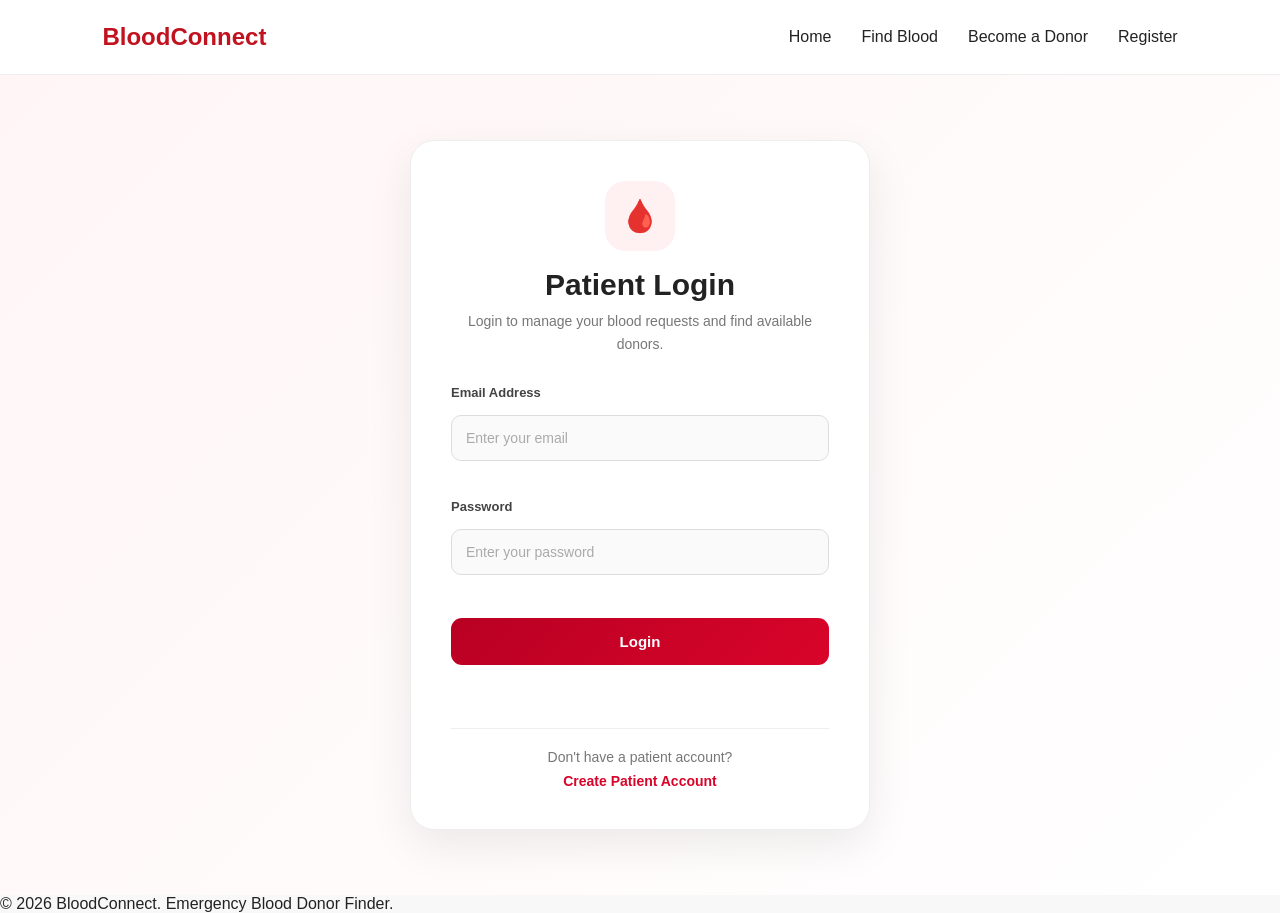
<file: frontend/blood-request.html>
<!DOCTYPE html>
<html lang="en">

<head>

    <meta charset="UTF-8">

    <meta name="viewport"
          content="width=device-width, initial-scale=1.0">

    <title>Request Blood - BloodConnect</title>

    <link rel="stylesheet"
          href="css/style.css">

</head>

<body>

    <!-- =========================
         HEADER
    ========================== -->

    <header class="navbar">

        <div class="logo">
            Blood<span>Connect</span>
        </div>

        <nav>

            <a href="index.html">
                Home
            </a>

            <a href="find-blood.html">
                Find Blood
            </a>

            <a href="patient-dashboard.html">
                Dashboard
            </a>

            <button
                id="logoutBtn"
                class="logout-btn">

                Logout

            </button>

        </nav>

    </header>


    <!-- =========================
         BLOOD REQUEST
    ========================== -->

    <main class="request-container">

        <div class="request-card">


            <!-- Header -->

            <div class="request-header">

                <div class="request-icon">
                    🩸
                </div>

                <h1>
                    Request Blood
                </h1>

                <p>
                    Submit your blood requirement
                    and help donors understand your need.
                </p>

            </div>


            <!-- Request Form -->

            <form id="bloodRequestForm">


                <!-- Blood Group -->

                <div class="form-group">

                    <label for="bloodGroup">
                        Blood Group Required
                    </label>

                    <select
                        id="bloodGroup"
                        required>

                        <option value="">
                            Select Blood Group
                        </option>

                        <option value="A+">
                            A+
                        </option>

                        <option value="A-">
                            A-
                        </option>

                        <option value="B+">
                            B+
                        </option>

                        <option value="B-">
                            B-
                        </option>

                        <option value="AB+">
                            AB+
                        </option>

                        <option value="AB-">
                            AB-
                        </option>

                        <option value="O+">
                            O+
                        </option>

                        <option value="O-">
                            O-
                        </option>

                    </select>

                </div>


                <!-- Units -->

                <div class="form-group">

                    <label for="units">
                        Units Required
                    </label>

                    <input
                        type="number"
                        id="units"
                        min="1"
                        max="20"
                        placeholder="Example: 2"
                        required>

                </div>


                <!-- Hospital -->

                <div class="form-group">

                    <label for="hospital">
                        Hospital Name
                    </label>

                    <input
                        type="text"
                        id="hospital"
                        placeholder="Enter hospital name"
                        required>

                </div>


                <!-- City -->

                <div class="form-group">

                    <label for="city">
                        Hospital City
                    </label>

                    <input
                        type="text"
                        id="city"
                        placeholder="Enter city"
                        required>

                </div>


                <!-- Required Date -->

                <div class="form-group">

                    <label for="requiredDate">
                        Required Date
                    </label>

                    <input
                        type="date"
                        id="requiredDate"
                        required>

                </div>


                <!-- Urgency -->

                <div class="form-group">

                    <label for="urgency">
                        Urgency
                    </label>

                    <select
                        id="urgency"
                        required>

                        <option value="">
                            Select Urgency
                        </option>

                        <option value="Normal">
                            Normal
                        </option>

                        <option value="Urgent">
                            Urgent
                        </option>

                        <option value="Emergency">
                            Emergency
                        </option>

                    </select>

                </div>


                <!-- Message -->

                <div class="form-group full-width">

                    <label for="message">
                        Additional Message
                    </label>

                    <textarea
                        id="message"
                        rows="4"
                        placeholder="Enter any additional information..."></textarea>

                </div>


                <!-- Submit -->

                <button
                    type="submit"
                    class="request-submit-btn">

                    Submit Blood Request

                </button>


                <!-- Message -->

                <p
                    id="requestMessage"
                    class="form-message">
                </p>

            </form>


            <!-- Back -->

            <div class="request-footer">

                <a href="patient-dashboard.html">
                    ← Back to Dashboard
                </a>

            </div>

        </div>

    </main>


    <!-- Footer -->

    <footer>

        <p>
            © 2026 BloodConnect.
            Emergency Blood Donor Finder.
        </p>

    </footer>


    <script src="js/blood-request.js"></script>

</body>

</html>
</file>
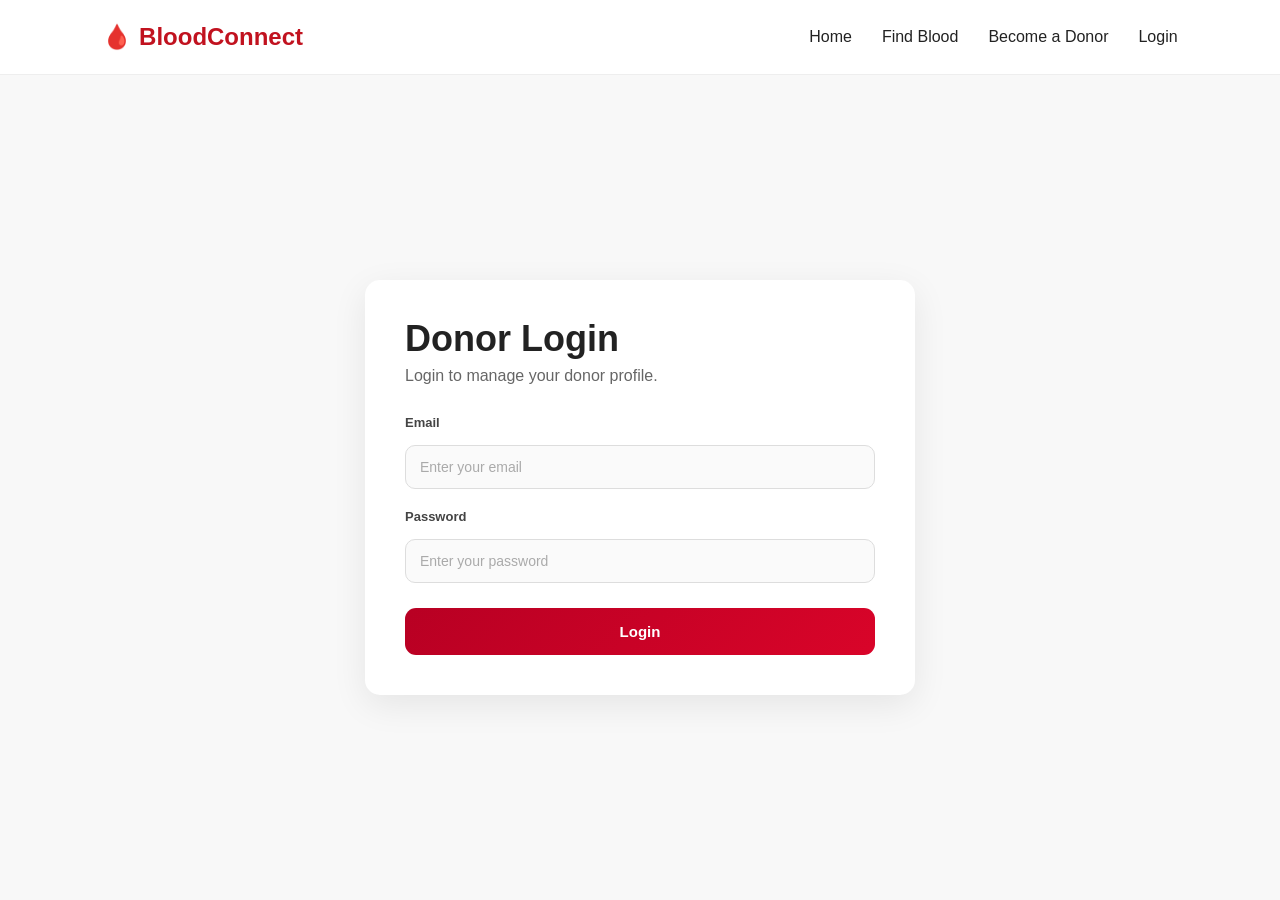
<file: frontend/donor-dashboard.html>
<!DOCTYPE html>
<html lang="en">

<head>

    <meta charset="UTF-8">

    <meta
        name="viewport"
        content="width=device-width, initial-scale=1.0"
    >

    <title>Donor Dashboard - BloodConnect</title>

    <link
        rel="stylesheet"
        href="css/style.css"
    >

</head>


<body>

    <!-- HEADER -->

    <header>

        <div class="logo">
            🩸 BloodConnect
        </div>

        <nav>

            <a href="index.html">
                Home
            </a>

            <a href="find-blood.html">
                Find Blood
            </a>

            <a
                href="donor-dashboard.html"
                class="active"
            >
                Dashboard
            </a>

            <button id="logoutBtn">
                Logout
            </button>

        </nav>

    </header>


    <!-- MAIN DASHBOARD -->

    <main class="dashboard-container">


        <!-- WELCOME -->

        <section class="dashboard-header">

            <div>

                <p class="dashboard-label">
                    DONOR PORTAL
                </p>

                <h1>
                    Welcome back,
                    <span id="donorName">
                        Donor
                    </span> 👋
                </h1>

                <p class="dashboard-subtitle">
                    Your availability can help save a life.
                </p>

            </div>


            <div class="blood-badge">

                <span>
                    Blood Group
                </span>

                <strong id="bloodGroupBadge">
                    --
                </strong>

            </div>

        </section>



        <!-- STAT CARDS -->

        <section class="dashboard-stats">


            <div class="stat-card">

                <div class="stat-icon">
                    🩸
                </div>

                <div>

                    <span>
                        Blood Group
                    </span>

                    <strong id="statBloodGroup">
                        --
                    </strong>

                </div>

            </div>


            <div class="stat-card">

                <div class="stat-icon">
                    📍
                </div>

                <div>

                    <span>
                        Location
                    </span>

                    <strong id="statCity">
                        --
                    </strong>

                </div>

            </div>


            <div class="stat-card">

                <div class="stat-icon">
                    ❤️
                </div>

                <div>

                    <span>
                        Availability
                    </span>

                    <strong id="statAvailability">
                        --
                    </strong>

                </div>

            </div>


        </section>



        <!-- TWO COLUMN AREA -->

        <section class="dashboard-grid">


            <!-- DONOR INFORMATION -->

            <div class="donor-card">

                <div class="card-title">

                    <div>

                        <span class="section-label">
                            PROFILE
                        </span>

                        <h2>
                            Donor Information
                        </h2>

                    </div>

                    <div class="profile-icon">
                        👤
                    </div>

                </div>


                <div class="donor-info">


                    <div>

                        <strong>
                            Full Name
                        </strong>

                        <span id="name">
                            --
                        </span>

                    </div>


                    <div>

                        <strong>
                            Email
                        </strong>

                        <span id="email">
                            --
                        </span>

                    </div>


                    <div>

                        <strong>
                            Phone
                        </strong>

                        <span id="phone">
                            --
                        </span>

                    </div>


                    <div>

                        <strong>
                            Blood Group
                        </strong>

                        <span id="bloodGroup">
                            --
                        </span>

                    </div>


                    <div>

                        <strong>
                            Age
                        </strong>

                        <span id="age">
                            --
                        </span>

                    </div>


                    <div>

                        <strong>
                            Gender
                        </strong>

                        <span id="gender">
                            --
                        </span>

                    </div>


                    <div>

                        <strong>
                            City
                        </strong>

                        <span id="city">
                            --
                        </span>

                    </div>


                </div>

            </div>



            <!-- AVAILABILITY -->

            <div class="availability-card">


                <div class="availability-icon">
                    ❤️
                </div>


                <span class="section-label">
                    DONATION STATUS
                </span>


                <h2>
                    Your Availability
                </h2>


                <p>
                    Keep your availability updated so patients
                    can find you when they need your blood group.
                </p>


                <div class="availability-status">

                    <span id="availabilityStatus">
                        Checking...
                    </span>

                </div>


                <button
                    id="availabilityBtn"
                    class="availability-btn"
                >
                    Change Availability
                </button>


                <p
                    id="availabilityMessage"
                    class="availability-message"
                ></p>


            </div>


        </section>

        <!-- =========================================
     MATCHING BLOOD REQUESTS
========================================= -->

<section class="donor-requests-section">

    <div class="donor-section-heading">

        <div>
            <h2>Blood Requests Near You</h2>

            <p>
                Requests matching your blood group
                and city.
            </p>
        </div>

    </div>


    <div
        id="donorRequestsContainer"
        class="donor-requests-container">

        <div class="donor-requests-loading">

            Loading matching requests...

        </div>

    </div>

</section>


        <!-- INFORMATION BANNER -->

        <section class="dashboard-tip">

            <div class="tip-icon">
                💡
            </div>

            <div>

                <strong>
                    Make a difference today
                </strong>

                <p>
                    Keeping your availability updated helps
                    patients quickly find suitable blood donors.
                </p>

            </div>

        </section>


    </main>


    <script src="js/donor-dashboard.js"></script>

</body>

</html>
</file>
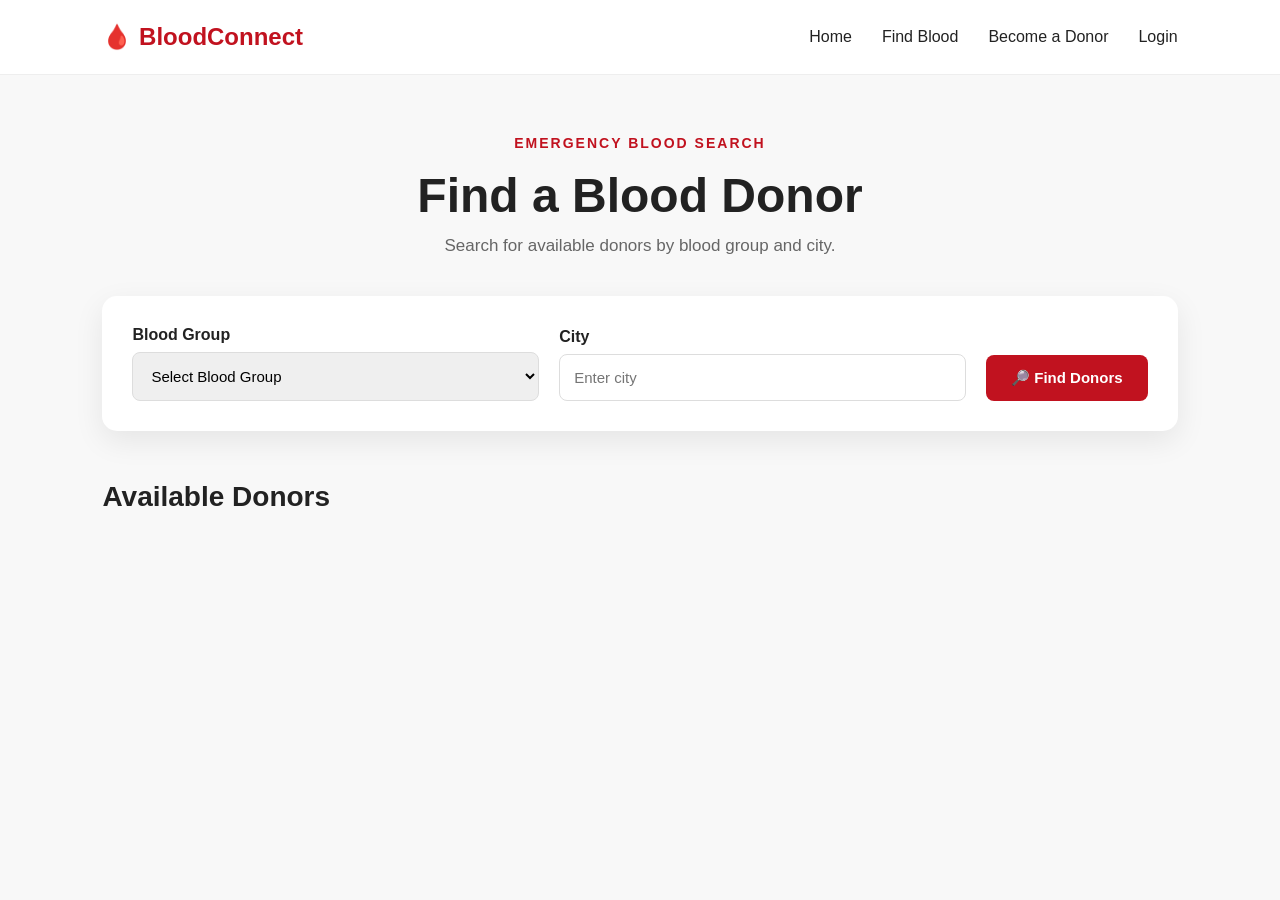
<file: frontend/find-blood.html>
<!DOCTYPE html>
<html lang="en">

<head>

    <meta charset="UTF-8">

    <meta name="viewport"
          content="width=device-width, initial-scale=1.0">

    <title>Find Blood | BloodConnect</title>

    <link rel="stylesheet" href="css/style.css">

</head>

<body>

    <!-- HEADER -->

    <header>

        <div class="logo">
            🩸 BloodConnect
        </div>

        <nav>

            <a href="index.html">
                Home
            </a>

            <a href="find-blood.html">
                Find Blood
            </a>

            <a href="register.html">
                Become a Donor
            </a>

            <a href="login.html">
                Login
            </a>

        </nav>

    </header>


    <!-- FIND BLOOD -->

    <main class="find-page">

        <div class="find-container">

            <div class="find-header">

                <p class="tagline">
                    EMERGENCY BLOOD SEARCH
                </p>

                <h1>
                    Find a Blood Donor
                </h1>

                <p>
                    Search for available donors by
                    blood group and city.
                </p>

            </div>


            <!-- SEARCH FORM -->

            <form id="searchForm"
                  class="search-form">


                <div class="search-field">

                    <label for="searchBloodGroup">
                        Blood Group
                    </label>

                    <select
                        id="searchBloodGroup"
                        required
                    >

                        <option value="">
                            Select Blood Group
                        </option>

                        <option value="A+">A+</option>
                        <option value="A-">A-</option>

                        <option value="B+">B+</option>
                        <option value="B-">B-</option>

                        <option value="AB+">AB+</option>
                        <option value="AB-">AB-</option>

                        <option value="O+">O+</option>
                        <option value="O-">O-</option>

                    </select>

                </div>


                <div class="search-field">

                    <label for="searchCity">
                        City
                    </label>

                    <input
                        type="text"
                        id="searchCity"
                        placeholder="Enter city"
                        required
                    >

                </div>


                <button
                    type="submit"
                    class="search-btn"
                >
                    🔎 Find Donors
                </button>

            </form>


            <!-- SEARCH MESSAGE -->

            <div id="searchMessage"></div>


            <!-- RESULTS -->

            <section
                id="resultsSection"
                class="results-section"
            >

                <h2>
                    Available Donors
                </h2>

                <div id="donorResults"
                     class="donor-results">
                </div>

            </section>

        </div>

    </main>


    <script src="js/find-blood.js"></script>

</body>

</html>
</file>
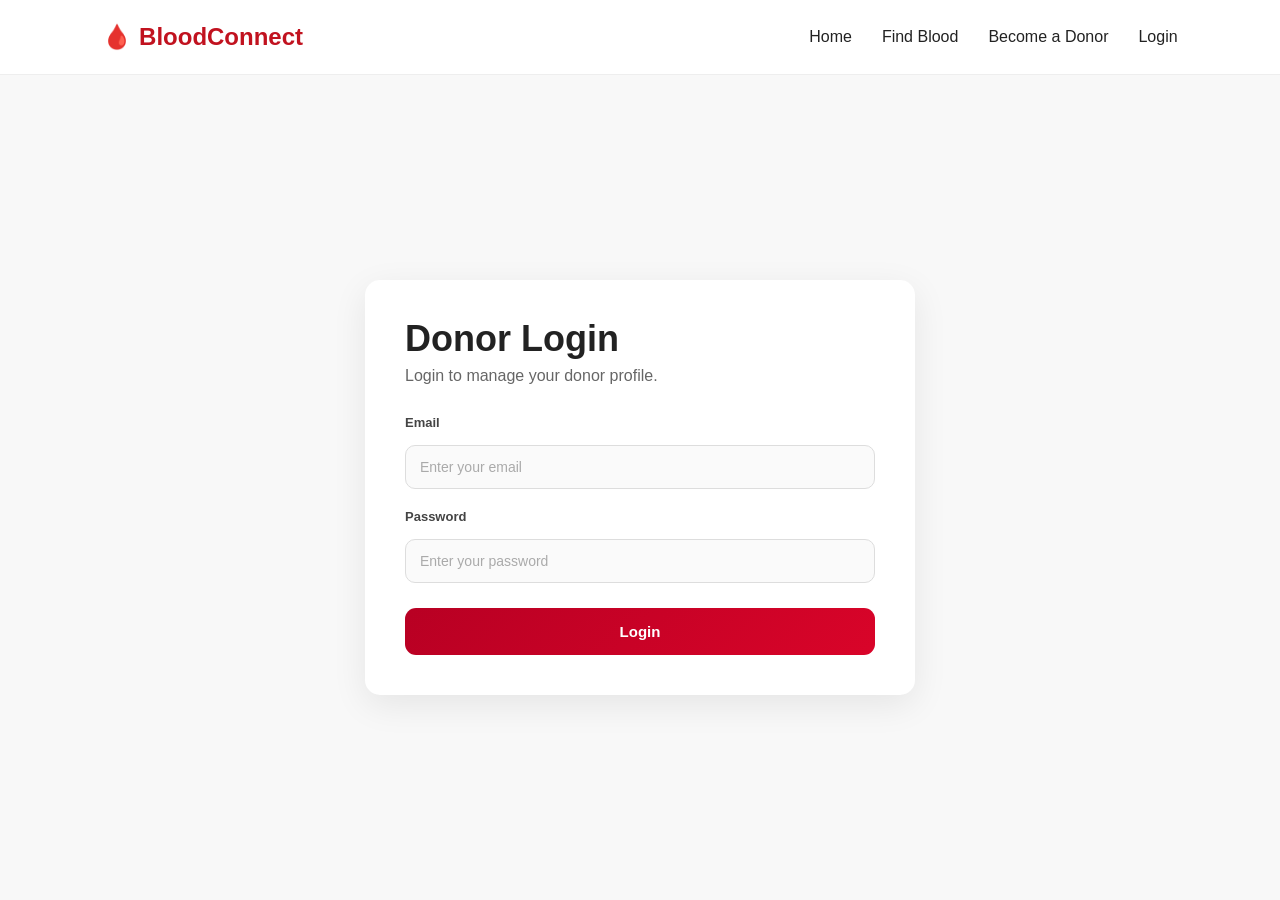
<file: frontend/login.html>
<!DOCTYPE html>
<html lang="en">

<head>

    <meta charset="UTF-8">

    <meta
        name="viewport"
        content="width=device-width, initial-scale=1.0"
    >

    <title>Login | BloodConnect</title>

    <link rel="stylesheet" href="css/style.css">

</head>

<body>

    <header>

        <div class="logo">
            🩸 BloodConnect
        </div>

        <nav>

            <a href="index.html">
                Home
            </a>

            <a href="find-blood.html">
                Find Blood
            </a>

            <a href="register.html">
                Become a Donor
            </a>

            <a href="login.html">
                Login
            </a>

        </nav>

    </header>


    <main class="form-page">

        <div class="form-container">

            <h1>
                Donor Login
            </h1>

            <p>
                Login to manage your donor profile.
            </p>


            <form id="loginForm">


                <div class="form-group">

                    <label for="loginEmail">
                        Email
                    </label>

                    <input
                        type="email"
                        id="loginEmail"
                        placeholder="Enter your email"
                        required
                    >

                </div>


                <div class="form-group">

                    <label for="loginPassword">
                        Password
                    </label>

                    <input
                        type="password"
                        id="loginPassword"
                        placeholder="Enter your password"
                        required
                    >

                </div>


                <button
                    type="submit"
                    class="register-btn"
                >
                    Login
                </button>


            </form>


            <div id="loginMessage"></div>


        </div>

    </main>


    <script src="js/login.js"></script>

</body>

</html>
</file>
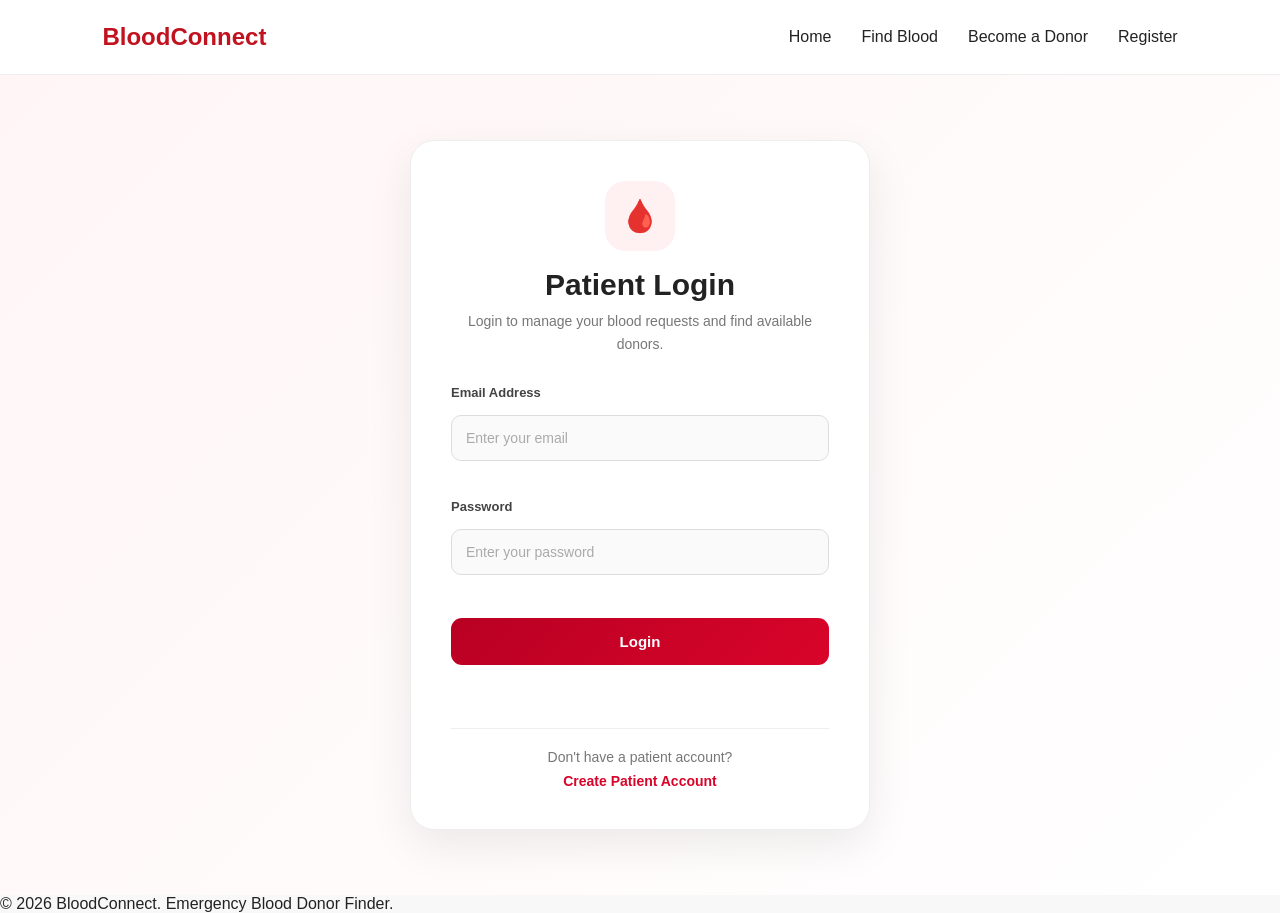
<file: frontend/patient-dashboard.html>
<!DOCTYPE html>
<html lang="en">

<head>

    <meta charset="UTF-8">

    <meta name="viewport"
          content="width=device-width, initial-scale=1.0">

    <title>Patient Dashboard - BloodConnect</title>

    <link rel="stylesheet"
          href="css/style.css">

</head>

<body>

    <!-- =========================
         HEADER
    ========================== -->

    <header class="navbar">

        <div class="logo">
            Blood<span>Connect</span>
        </div>

        <nav>

            <a href="index.html">
                Home
            </a>

            <a href="find-blood.html">
                Find Blood
            </a>

            <a href="patient-dashboard.html"
               class="active">
                Dashboard
            </a>

            <button
                id="logoutBtn"
                class="logout-btn">
                Logout
            </button>

        </nav>

    </header>


    <!-- =========================
         DASHBOARD
    ========================== -->

    <main class="patient-dashboard">

        <!-- Welcome Banner -->

        <section class="patient-welcome">

            <div>

                <p class="welcome-label">
                    PATIENT DASHBOARD
                </p>

                <h1>
                    Welcome,
                    <span id="patientName">
                        Patient
                    </span>
                    👋
                </h1>

                <p>
                    Manage your blood requests
                    and find available donors.
                </p>

            </div>


            <div class="patient-blood-icon">
                🩸
            </div>

        </section>


        <!-- Statistics -->

        <section class="patient-stats">

            <div class="patient-stat-card">

                <div class="stat-icon">
                    🩸
                </div>

                <div>
                    <span>
                        Blood Group
                    </span>

                    <strong id="patientBloodGroup">
                        —
                    </strong>
                </div>

            </div>


            <div class="patient-stat-card">

                <div class="stat-icon">
                    📍
                </div>

                <div>
                    <span>
                        Location
                    </span>

                    <strong id="patientCity">
                        —
                    </strong>
                </div>

            </div>


            <div class="patient-stat-card">

                <div class="stat-icon">
                    📋
                </div>

                <div>
                    <span>
                        Blood Requests
                    </span>

                    <strong id="requestCount">
                        0
                    </strong>

                </div>

            </div>

        </section>


        <!-- Main Dashboard Cards -->

        <section class="patient-actions">

            <!-- Find Blood -->

            <div class="patient-action-card">

                <div class="action-icon">
                    🔎
                </div>

                <h2>
                    Find Blood
                </h2>

                <p>
                    Search for available blood donors
                    based on blood group and location.
                </p>

                <a href="find-blood.html"
                   class="dashboard-btn">
                    Find Available Donors
                </a>

            </div>


            <!-- Blood Request -->

            <div class="patient-action-card">

                <div class="action-icon">
                    🚨
                </div>

                <h2>
                    Request Blood
                </h2>

                <p>
                    Create an emergency blood request
                    and let nearby donors know.
                </p>

                <button
                    id="requestBloodBtn"
                    class="dashboard-btn">
                    Create Blood Request
                </button>

            </div>

        </section>


        <!-- Profile -->

        <section class="patient-profile-card">

            <div class="profile-header">

                <div>

                    <p class="section-label">
                        MY PROFILE
                    </p>

                    <h2>
                        Patient Information
                    </h2>

                </div>

            </div>


            <div class="profile-grid">

                <div class="profile-item">

                    <span>
                        Full Name
                    </span>

                    <strong id="profileName">
                        —
                    </strong>

                </div>


                <div class="profile-item">

                    <span>
                        Email
                    </span>

                    <strong id="profileEmail">
                        —
                    </strong>

                </div>


                <div class="profile-item">

                    <span>
                        Phone
                    </span>

                    <strong id="profilePhone">
                        —
                    </strong>

                </div>


                <div class="profile-item">

                    <span>
                        Age
                    </span>

                    <strong id="profileAge">
                        —
                    </strong>

                </div>


                <div class="profile-item">

                    <span>
                        Gender
                    </span>

                    <strong id="profileGender">
                        —
                    </strong>

                </div>


                <div class="profile-item">

                    <span>
                        City
                    </span>

                    <strong id="profileCity">
                        —
                    </strong>

                </div>

            </div>

        </section>

        <!-- =========================================
     MY BLOOD REQUESTS
========================================= -->

<section class="patient-requests-section">

    <div class="section-heading">
        <div>
            <h2>My Blood Requests</h2>
            <p>Track the blood requests you have submitted.</p>
        </div>
    </div>

    <div id="patientRequestsContainer" class="patient-requests-container">

        <div class="requests-loading">
            Loading your requests...
        </div>

    </div>

</section>


        <!-- Information -->

        <section class="patient-info-banner">

            <div class="info-icon">
                ❤️
            </div>

            <div>

                <h3>
                    Need blood urgently?
                </h3>

                <p>
                    Use Find Blood to search for
                    available donors near your location.
                </p>

            </div>

        </section>

    </main>


    <!-- =========================
         FOOTER
    ========================== -->

    <footer>

        <p>
            © 2026 BloodConnect.
            Emergency Blood Donor Finder.
        </p>

    </footer>


    <script src="js/patient-dashboard.js"></script>

</body>

</html>
</file>
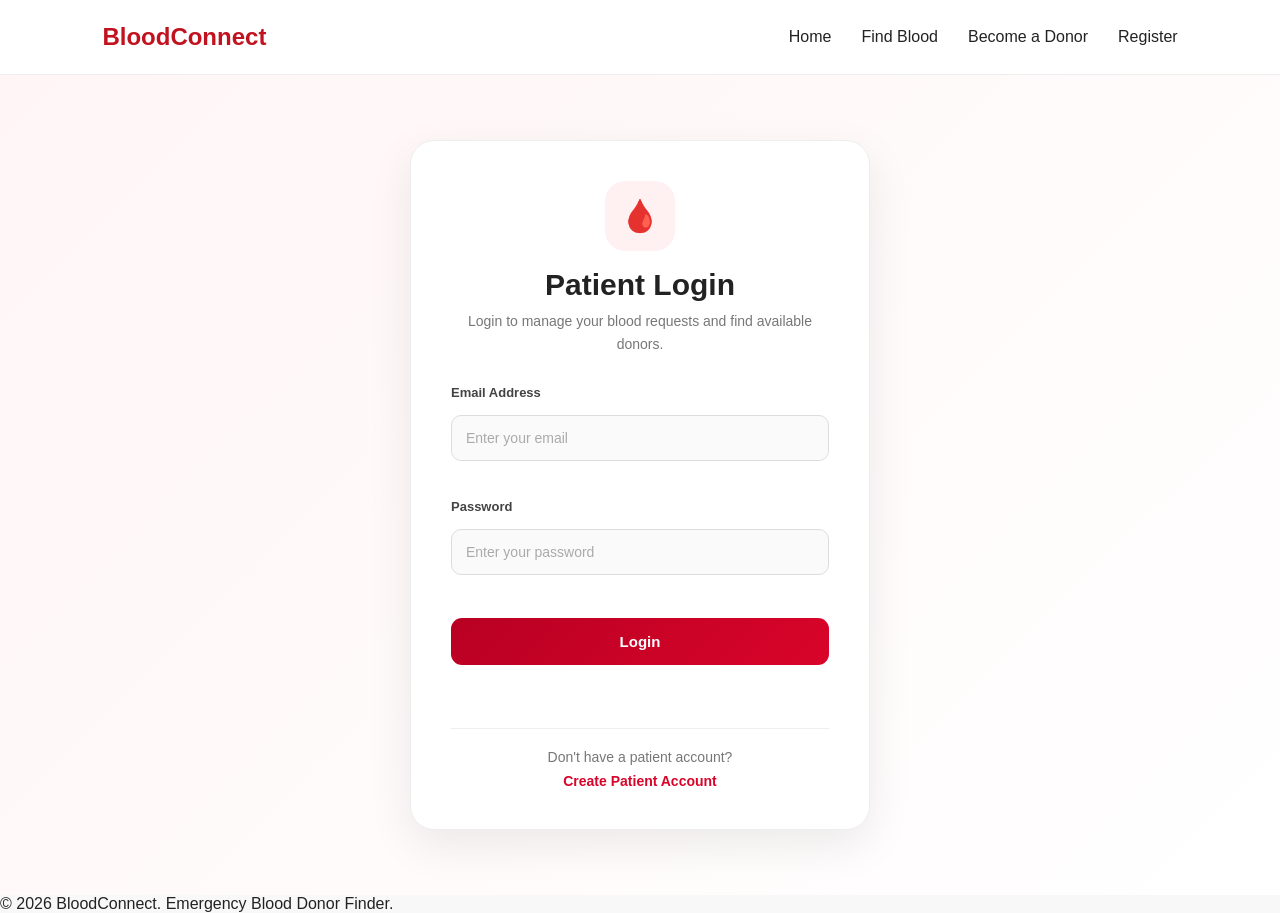
<file: frontend/patient-login.html>
<!DOCTYPE html>
<html lang="en">

<head>
    <meta charset="UTF-8">

    <meta name="viewport"
          content="width=device-width, initial-scale=1.0">

    <title>Patient Login - BloodConnect</title>

    <link rel="stylesheet"
          href="css/style.css">
</head>

<body>

    <!-- =========================
         HEADER
    ========================== -->

    <header class="navbar">

        <div class="logo">
            Blood<span>Connect</span>
        </div>

        <nav>

            <a href="index.html">
                Home
            </a>

            <a href="find-blood.html">
                Find Blood
            </a>

            <a href="register.html">
                Become a Donor
            </a>

            <a href="patient-register.html">
                Register
            </a>

        </nav>

    </header>


    <!-- =========================
         PATIENT LOGIN
    ========================== -->

    <main class="login-container">

        <div class="login-card">

            <div class="login-header">

                <div class="login-icon">
                    🩸
                </div>

                <h1>
                    Patient Login
                </h1>

                <p>
                    Login to manage your blood requests
                    and find available donors.
                </p>

            </div>


            <!-- LOGIN FORM -->

            <form id="patientLoginForm">

                <div class="form-group">

                    <label for="email">
                        Email Address
                    </label>

                    <input
                        type="email"
                        id="email"
                        placeholder="Enter your email"
                        required
                    >

                </div>


                <div class="form-group">

                    <label for="password">
                        Password
                    </label>

                    <input
                        type="password"
                        id="password"
                        placeholder="Enter your password"
                        required
                    >

                </div>


                <button
                    type="submit"
                    class="login-btn">

                    Login

                </button>


                <p
                    id="patientLoginMessage"
                    class="form-message">
                </p>

            </form>


            <!-- REGISTER LINK -->

            <div class="login-footer">

                <p>
                    Don't have a patient account?
                </p>

                <a href="patient-register.html">
                    Create Patient Account
                </a>

            </div>

        </div>

    </main>


    <!-- =========================
         FOOTER
    ========================== -->

    <footer>

        <p>
            © 2026 BloodConnect.
            Emergency Blood Donor Finder.
        </p>

    </footer>


    <script src="js/patient-login.js"></script>

</body>

</html>
</file>
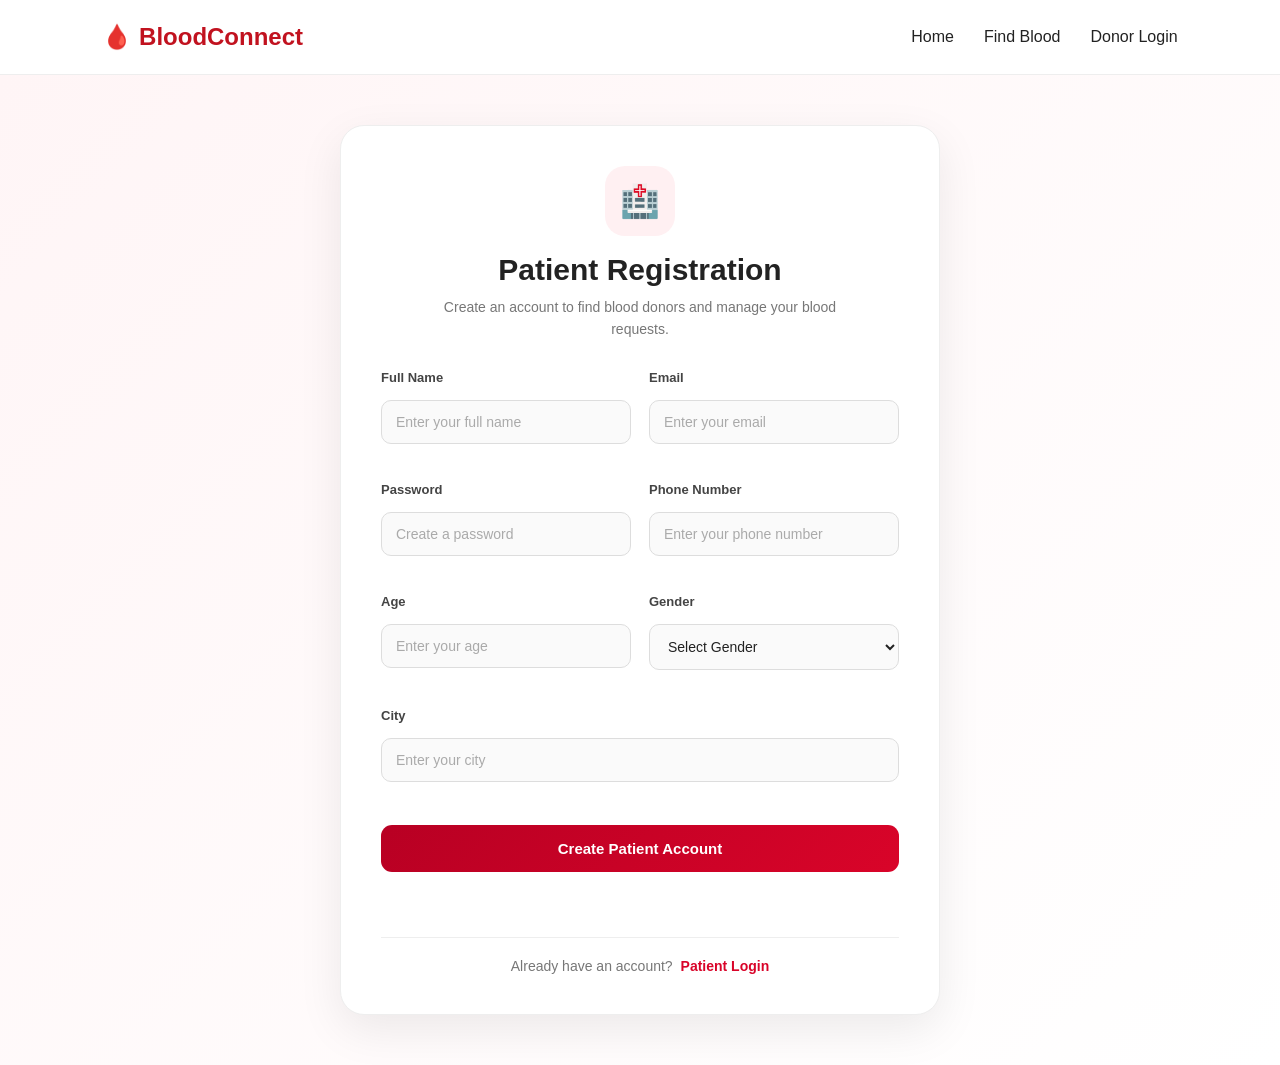
<file: frontend/patient-register.html>
<!DOCTYPE html>
<html lang="en">

<head>

    <meta charset="UTF-8">

    <meta
        name="viewport"
        content="width=device-width, initial-scale=1.0"
    >

    <title>Patient Registration - BloodConnect</title>

    <link
        rel="stylesheet"
        href="css/style.css"
    >

</head>

<body>

    <header>

        <div class="logo">
            🩸 BloodConnect
        </div>

        <nav>

            <a href="index.html">
                Home
            </a>

            <a href="find-blood.html">
                Find Blood
            </a>

            <a href="login.html">
                Donor Login
            </a>

        </nav>

    </header>


    <main class="register-container">

        <div class="register-card">

            <div class="register-header">

                <div class="register-icon">
                    🏥
                </div>

                <h1>
                    Patient Registration
                </h1>

                <p>
                    Create an account to find blood donors
                    and manage your blood requests.
                </p>

            </div>


            <form id="patientRegisterForm">


                <!-- NAME -->

                <div class="form-group">

                    <label for="name">
                        Full Name
                    </label>

                    <input
                        type="text"
                        id="name"
                        placeholder="Enter your full name"
                        required
                    >

                </div>


                <!-- EMAIL -->

                <div class="form-group">

                    <label for="email">
                        Email
                    </label>

                    <input
                        type="email"
                        id="email"
                        placeholder="Enter your email"
                        required
                    >

                </div>


                <!-- PASSWORD -->

                <div class="form-group">

                    <label for="password">
                        Password
                    </label>

                    <input
                        type="password"
                        id="password"
                        placeholder="Create a password"
                        minlength="6"
                        required
                    >

                </div>


                <!-- PHONE -->

                <div class="form-group">

                    <label for="phone">
                        Phone Number
                    </label>

                    <input
                        type="tel"
                        id="phone"
                        placeholder="Enter your phone number"
                        required
                    >

                </div>


                <!-- AGE -->

                <div class="form-group">

                    <label for="age">
                        Age
                    </label>

                    <input
                        type="number"
                        id="age"
                        placeholder="Enter your age"
                        min="1"
                        max="120"
                        required
                    >

                </div>


                <!-- GENDER -->

                <div class="form-group">

                    <label for="gender">
                        Gender
                    </label>

                    <select id="gender" required>

                        <option value="">
                            Select Gender
                        </option>

                        <option value="Male">
                            Male
                        </option>

                        <option value="Female">
                            Female
                        </option>

                        <option value="Other">
                            Other
                        </option>

                    </select>

                </div>


                <!-- CITY -->

                <div class="form-group">

                    <label for="city">
                        City
                    </label>

                    <input
                        type="text"
                        id="city"
                        placeholder="Enter your city"
                        required
                    >

                </div>


                <button
                    type="submit"
                    class="register-btn"
                >
                    Create Patient Account
                </button>


                <p
                    id="patientRegisterMessage"
                    class="form-message"
                ></p>


            </form>


            <div class="register-footer">

                Already have an account?

                <a href="patient-login.html">
                    Patient Login
                </a>

            </div>

        </div>

    </main>


    <script src="js/patient-register.js"></script>

</body>

</html>
</file>
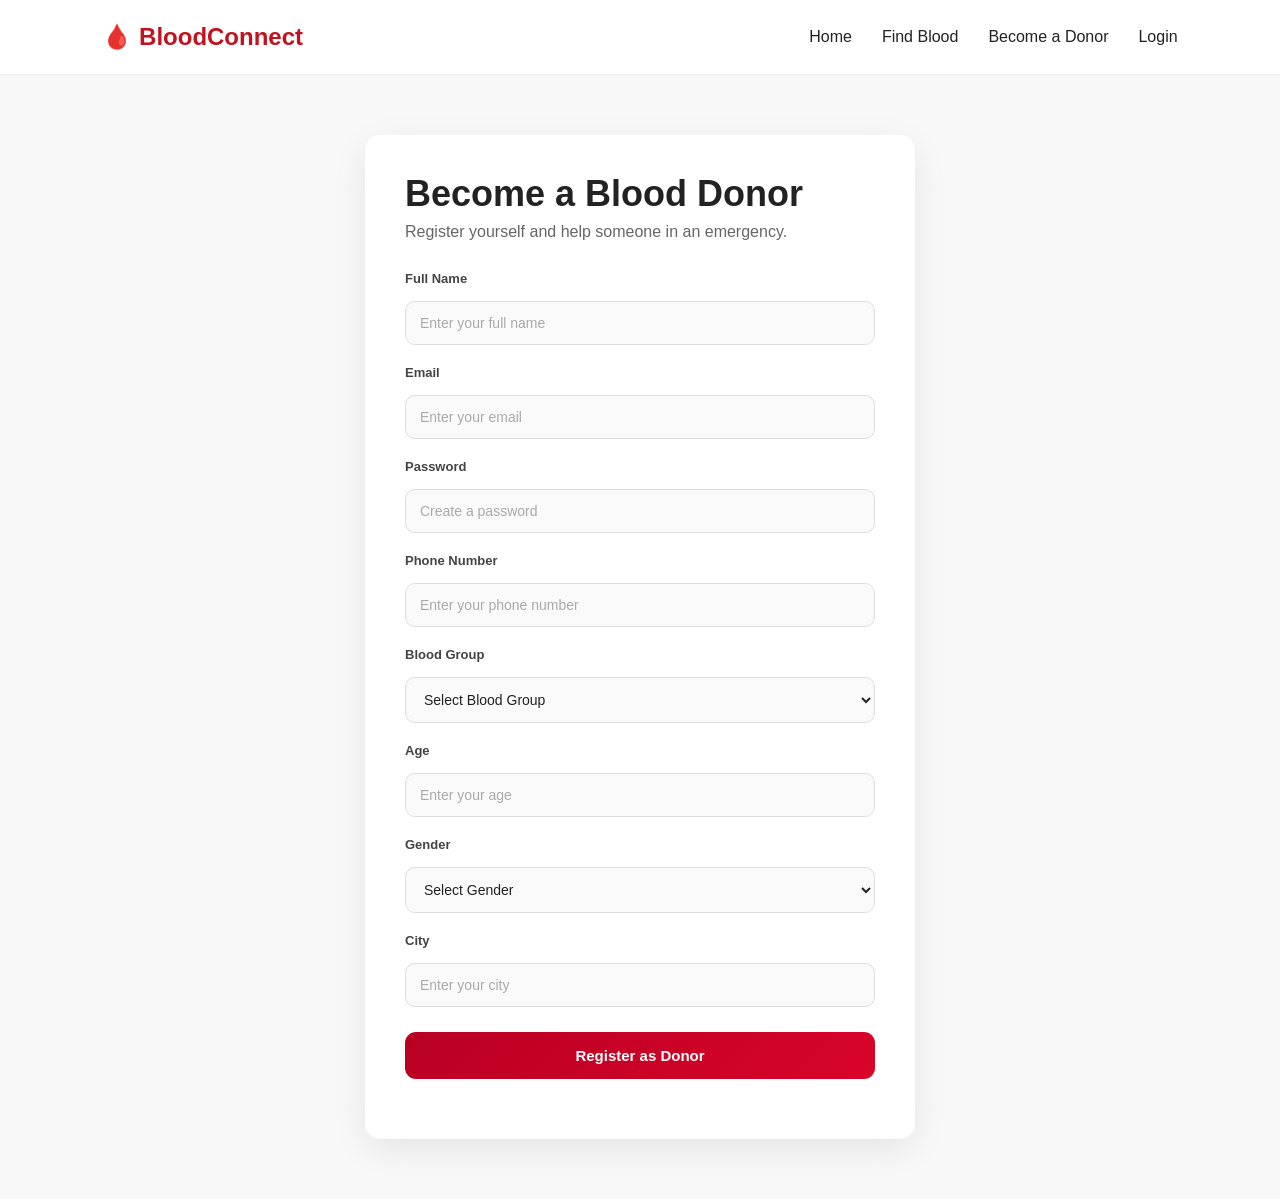
<file: frontend/register.html>
<!DOCTYPE html>
<html lang="en">

<head>

    <meta charset="UTF-8">

    <meta name="viewport" content="width=device-width, initial-scale=1.0">

    <title>Become a Donor | BloodConnect</title>

    <link rel="stylesheet" href="css/style.css">

</head>

<body>

    <!-- HEADER -->

    <header>

        <div class="logo">
            🩸 BloodConnect
        </div>

        <nav>

            <a href="index.html">Home</a>

            <a href="find-blood.html">Find Blood</a>

            <a href="register.html">Become a Donor</a>

            <a href="login.html">Login</a>

        </nav>

    </header>


    <!-- REGISTRATION FORM -->

    <main class="form-page">

        <div class="form-container">

            <h1>Become a Blood Donor</h1>

            <p>
                Register yourself and help someone in an emergency.
            </p>


            <form id="registerForm">


                <!-- NAME -->

                <div class="form-group">

                    <label for="name">
                        Full Name
                    </label>

                    <input
                        type="text"
                        id="name"
                        placeholder="Enter your full name"
                        required
                    >

                </div>


                <!-- EMAIL -->

                <div class="form-group">

                    <label for="email">
                        Email
                    </label>

                    <input
                        type="email"
                        id="email"
                        placeholder="Enter your email"
                        required
                    >

                </div>
                <div class="form-group">

    <label for="password">
        Password
    </label>

    <input
        type="password"
        id="password"
        placeholder="Create a password"
        minlength="6"
        required
    >

</div>


                <!-- PHONE -->

                <div class="form-group">

                    <label for="phone">
                        Phone Number
                    </label>

                    <input
                        type="tel"
                        id="phone"
                        placeholder="Enter your phone number"
                        required
                    >

                </div>


                <!-- BLOOD GROUP -->

                <div class="form-group">

                    <label for="bloodGroup">
                        Blood Group
                    </label>

                    <select id="bloodGroup" required>

                        <option value="">
                            Select Blood Group
                        </option>

                        <option value="A+">A+</option>

                        <option value="A-">A-</option>

                        <option value="B+">B+</option>

                        <option value="B-">B-</option>

                        <option value="AB+">AB+</option>

                        <option value="AB-">AB-</option>

                        <option value="O+">O+</option>

                        <option value="O-">O-</option>

                    </select>

                </div>


                <!-- AGE -->

                <div class="form-group">

                    <label for="age">
                        Age
                    </label>

                    <input
                        type="number"
                        id="age"
                        placeholder="Enter your age"
                        min="18"
                        max="65"
                        required
                    >

                </div>


                <!-- GENDER -->

                <div class="form-group">

                    <label for="gender">
                        Gender
                    </label>

                    <select id="gender" required>

                        <option value="">
                            Select Gender
                        </option>

                        <option value="Male">
                            Male
                        </option>

                        <option value="Female">
                            Female
                        </option>

                        <option value="Other">
                            Other
                        </option>

                    </select>

                </div>


                <!-- CITY -->

                <div class="form-group">

                    <label for="city">
                        City
                    </label>

                    <input
                        type="text"
                        id="city"
                        placeholder="Enter your city"
                        required
                    >

                </div>


                <!-- BUTTON -->

                <button
                    type="submit"
                    class="register-btn"
                >
                    Register as Donor
                </button>


            </form>


            <!-- MESSAGE -->

            <div id="message"></div>


        </div>

    </main>


    <!-- JAVASCRIPT -->

    <script src="js/register.js"></script>

</body>

</html>
</file>
<file: frontend/css/style.css>
* {
    margin: 0;
    padding: 0;
    box-sizing: border-box;
}

body {
    font-family: Arial, sans-serif;
    background: #f8f8f8;
    color: #222;
}


/* HEADER */

header {
    height: 75px;
    display: flex;
    align-items: center;
    justify-content: space-between;

    padding: 0 8%;

    background: #ffffff;

    border-bottom: 1px solid #eeeeee;
}

.logo {
    font-size: 24px;
    font-weight: bold;
    color: #c1121f;
}

nav {
    display: flex;
    gap: 30px;
}

nav a {
    text-decoration: none;
    color: #222;
    font-weight: 500;
}

nav a:hover {
    color: #c1121f;
}


/* HERO */

.hero {
    min-height: 600px;

    display: flex;
    align-items: center;

    padding: 80px 8%;

    background:
        linear-gradient(
            135deg,
            #fff 50%,
            #ffe5e5
        );
}

.hero-content {
    max-width: 650px;
}

.tagline {
    color: #c1121f;
    font-size: 14px;
    font-weight: bold;
    letter-spacing: 2px;

    margin-bottom: 20px;
}

h1 {
    font-size: 64px;
    line-height: 1.05;

    margin-bottom: 25px;
}

h1 span {
    color: #c1121f;
}

.hero-content > p:not(.tagline) {
    font-size: 19px;
    line-height: 1.6;

    color: #555;

    margin-bottom: 35px;
}


/* BUTTONS */

.hero-buttons {
    display: flex;
    gap: 15px;
}

.btn {
    padding: 15px 28px;

    text-decoration: none;

    border-radius: 8px;

    font-weight: bold;
}

.primary {
    background: #c1121f;
    color: white;
}

.secondary {
    border: 2px solid #c1121f;
    color: #c1121f;
}


/* HOW SECTION */

.how-section {
    padding: 80px 8%;
    text-align: center;
}

.how-section h2 {
    font-size: 36px;
    margin-bottom: 45px;
}

.cards {
    display: flex;
    justify-content: center;
    gap: 25px;
}

.card {
    background: white;

    padding: 30px;

    width: 300px;

    border-radius: 12px;

    box-shadow:
        0 10px 30px rgba(0, 0, 0, 0.08);
}

.card h3 {
    margin-bottom: 15px;
    color: #c1121f;
}

.card p {
    line-height: 1.6;
    color: #666;
}


/* MOBILE */

@media (max-width: 768px) {

    header {
        padding: 0 5%;
    }

    nav {
        display: none;
    }

    .hero {
        padding: 60px 5%;
    }

    h1 {
        font-size: 45px;
    }

    .hero-buttons {
        flex-direction: column;
    }

    .cards {
        flex-direction: column;
        align-items: center;
    }

    .card {
        width: 100%;
        max-width: 350px;
    }
}
/* =========================
   REGISTRATION PAGE
========================= */

.form-page {
    min-height: calc(100vh - 75px);

    display: flex;
    justify-content: center;
    align-items: center;

    padding: 60px 20px;

    background: #f8f8f8;
}

.form-container {
    width: 100%;
    max-width: 550px;

    background: white;

    padding: 40px;

    border-radius: 15px;

    box-shadow:
        0 10px 35px rgba(0, 0, 0, 0.08);
}

.form-container h1 {
    font-size: 36px;
    margin-bottom: 10px;
}

.form-container > p {
    color: #666;
    margin-bottom: 30px;
}


.form-group {
    margin-bottom: 20px;
}

.form-group label {
    display: block;

    margin-bottom: 8px;

    font-weight: bold;
}

.form-group input,
.form-group select {
    width: 100%;

    padding: 13px;

    border: 1px solid #ddd;

    border-radius: 7px;

    font-size: 15px;

    outline: none;
}

.form-group input:focus,
.form-group select:focus {
    border-color: #c1121f;
}


.register-btn {
    width: 100%;

    padding: 15px;

    border: none;

    border-radius: 8px;

    background: #c1121f;

    color: white;

    font-size: 16px;

    font-weight: bold;

    cursor: pointer;
}

.register-btn:hover {
    background: #9f0e19;
}


#message {
    margin-top: 20px;

    text-align: center;

    font-weight: bold;
}
/* =========================
   FIND BLOOD PAGE
========================= */

.find-page {
    min-height: calc(100vh - 75px);

    padding: 60px 8%;

    background: #f8f8f8;
}

.find-container {
    max-width: 1100px;

    margin: auto;
}

.find-header {
    text-align: center;

    margin-bottom: 40px;
}

.find-header h1 {
    font-size: 48px;

    margin-bottom: 15px;
}

.find-header > p:not(.tagline) {
    color: #666;

    font-size: 17px;
}


/* SEARCH FORM */

.search-form {
    background: white;

    padding: 30px;

    border-radius: 15px;

    display: grid;

    grid-template-columns: 1fr 1fr auto;

    gap: 20px;

    align-items: end;

    box-shadow:
        0 10px 30px rgba(0, 0, 0, 0.08);
}

.search-field label {
    display: block;

    font-weight: bold;

    margin-bottom: 8px;
}

.search-field input,
.search-field select {

    width: 100%;

    padding: 14px;

    border: 1px solid #ddd;

    border-radius: 8px;

    font-size: 15px;

    outline: none;
}

.search-field input:focus,
.search-field select:focus {

    border-color: #c1121f;
}


.search-btn {

    padding: 14px 25px;

    border: none;

    border-radius: 8px;

    background: #c1121f;

    color: white;

    font-size: 15px;

    font-weight: bold;

    cursor: pointer;

    white-space: nowrap;
}

.search-btn:hover {

    background: #9f0e19;
}


/* MESSAGE */

#searchMessage {

    text-align: center;

    margin-top: 25px;

    font-weight: bold;
}


/* RESULTS */

.results-section {

    margin-top: 50px;
}

.results-section h2 {

    font-size: 28px;

    margin-bottom: 25px;
}


.donor-results {

    display: grid;

    grid-template-columns:
        repeat(3, 1fr);

    gap: 20px;
}


/* DONOR CARD */

.donor-card {

    background: white;

    padding: 25px;

    border-radius: 12px;

    box-shadow:
        0 8px 25px rgba(0, 0, 0, 0.07);
}

.donor-card h3 {

    font-size: 21px;

    margin-bottom: 15px;
}

.blood-badge {

    display: inline-block;

    background: #c1121f;

    color: white;

    padding: 7px 12px;

    border-radius: 20px;

    font-weight: bold;

    margin-bottom: 15px;
}

.donor-info {

    color: #555;

    line-height: 1.8;
}

.available-status {

    color: green;

    font-weight: bold;

    margin-top: 12px;
}

.contact-btn {

    display: block;

    width: 100%;

    text-align: center;

    margin-top: 18px;

    padding: 12px;

    border-radius: 7px;

    background: #222;

    color: white;

    text-decoration: none;

    font-weight: bold;
}

.contact-btn:hover {

    background: #c1121f;
}


/* NO RESULTS */

.no-results {

    background: white;

    padding: 40px;

    border-radius: 12px;

    text-align: center;

    color: #666;
}


/* MOBILE */

@media (max-width: 900px) {

    .search-form {

        grid-template-columns: 1fr;
    }

    .donor-results {

        grid-template-columns: 1fr;
    }

}


@media (max-width: 768px) {

    .find-page {

        padding: 40px 5%;
    }

    .find-header h1 {

        font-size: 38px;
    }

}
/* =========================================
   DONOR DASHBOARD
========================================= */

.dashboard-container {
    width: 90%;
    max-width: 1100px;
    margin: 50px auto;
}


/* Dashboard Header */

.dashboard-header {
    background: linear-gradient(
        135deg,
        #b30000,
        #e63946
    );

    color: white;

    padding: 35px;

    border-radius: 18px;

    margin-bottom: 30px;

    box-shadow: 0 10px 30px rgba(0, 0, 0, 0.12);
}

.dashboard-header h1 {
    margin: 0 0 10px;

    font-size: 32px;
}

.dashboard-header p {
    margin: 0;

    font-size: 17px;

    opacity: 0.95;
}

#donorName {
    font-weight: 700;
}


/* =========================================
   DONOR INFORMATION CARD
========================================= */

.donor-card,
.availability-card {
    background: #ffffff;

    padding: 30px;

    border-radius: 18px;

    margin-bottom: 25px;

    box-shadow:
        0 8px 25px rgba(0, 0, 0, 0.08);

    border: 1px solid #eeeeee;
}

.donor-card h2,
.availability-card h2 {
    margin-top: 0;

    margin-bottom: 25px;

    color: #222;

    font-size: 23px;
}


/* Information Grid */

.donor-info {
    display: grid;

    grid-template-columns:
        repeat(3, 1fr);

    gap: 20px;
}


/* Individual Information */

.donor-info div {
    background: #f8f8f8;

    padding: 18px;

    border-radius: 12px;

    border-left: 4px solid #d90429;

    display: flex;

    flex-direction: column;

    gap: 7px;
}

.donor-info strong {
    font-size: 13px;

    color: #777;

    text-transform: uppercase;

    letter-spacing: 0.5px;
}

.donor-info span {
    font-size: 16px;

    color: #222;

    font-weight: 600;

    word-break: break-word;
}


/* =========================================
   AVAILABILITY CARD
========================================= */

.availability-card {
    text-align: center;

    padding: 35px;
}

.availability-card h2 {
    margin-bottom: 10px;
}

.availability-card p {
    color: #666;

    line-height: 1.6;
}


/* Availability Status */

.availability-status {
    margin: 25px 0;
}

#availabilityStatus {
    display: inline-block;

    padding: 14px 25px;

    border-radius: 50px;

    font-size: 16px;

    font-weight: 700;
}


/* Available */

#availabilityStatus.available {
    background: #e8f8ee;

    color: #16803c;

    border: 1px solid #a8e6bd;
}


/* Unavailable */

#availabilityStatus.unavailable {
    background: #ffe9e9;

    color: #c1121f;

    border: 1px solid #ffb3b3;
}


/* Availability Button */

.availability-btn {
    border: none;

    padding: 14px 28px;

    border-radius: 10px;

    background: #d90429;

    color: white;

    font-size: 15px;

    font-weight: 600;

    cursor: pointer;

    transition: all 0.3s ease;
}

.availability-btn:hover {
    background: #b30021;

    transform: translateY(-2px);

    box-shadow:
        0 7px 18px rgba(217, 4, 41, 0.25);
}


/* Success Message */

#availabilityMessage {
    margin-top: 18px;

    color: #16803c;

    font-weight: 600;
}


/* =========================================
   LOGOUT BUTTON
========================================= */

#logoutBtn {
    border: none;

    background: #d90429;

    color: white;

    padding: 9px 18px;

    border-radius: 8px;

    cursor: pointer;

    font-weight: 600;

    transition: 0.3s;
}

#logoutBtn:hover {
    background: #b30021;
}


/* =========================================
   MOBILE RESPONSIVE
========================================= */

@media (max-width: 900px) {

    .donor-info {
        grid-template-columns:
            repeat(2, 1fr);
    }

}


@media (max-width: 600px) {

    .dashboard-container {
        width: 92%;

        margin: 30px auto;
    }


    .dashboard-header {
        padding: 25px;

        border-radius: 15px;
    }


    .dashboard-header h1 {
        font-size: 25px;
    }


    .dashboard-header p {
        font-size: 15px;
    }


    .donor-card,
    .availability-card {
        padding: 22px;
    }


    .donor-info {
        grid-template-columns: 1fr;

        gap: 14px;
    }


    .donor-info div {
        padding: 15px;
    }


    .availability-card {
        padding: 25px 18px;
    }


    .availability-btn {
        width: 100%;

        padding: 14px;
    }

}
/* =========================================
   MODERN DONOR DASHBOARD
========================================= */

.dashboard-container {
    width: 92%;
    max-width: 1150px;
    margin: 45px auto 70px;
}


/* =========================================
   DASHBOARD HEADER
========================================= */

.dashboard-header {
    display: flex;

    justify-content: space-between;

    align-items: center;

    gap: 30px;

    padding: 40px;

    border-radius: 24px;

    background:
        linear-gradient(
            135deg,
            #a80020,
            #d90429,
            #ef233c
        );

    color: white;

    box-shadow:
        0 15px 40px rgba(217, 4, 41, 0.20);

    margin-bottom: 25px;
}


.dashboard-label,
.section-label {
    display: block;

    font-size: 11px;

    font-weight: 800;

    letter-spacing: 1.8px;

    margin-bottom: 8px;

    opacity: 0.75;
}


.dashboard-header h1 {
    font-size: 32px;

    margin: 0 0 10px;

    font-weight: 700;
}


.dashboard-header h1 span {
    font-weight: 800;
}


.dashboard-subtitle {
    margin: 0;

    font-size: 15px;

    opacity: 0.9;
}


/* Blood Badge */

.blood-badge {
    min-width: 125px;

    height: 125px;

    border-radius: 50%;

    background: rgba(255, 255, 255, 0.15);

    border: 1px solid rgba(255, 255, 255, 0.35);

    display: flex;

    flex-direction: column;

    justify-content: center;

    align-items: center;

    backdrop-filter: blur(10px);
}


.blood-badge span {
    font-size: 11px;

    opacity: 0.8;

    margin-bottom: 5px;
}


.blood-badge strong {
    font-size: 34px;

    font-weight: 800;
}


/* =========================================
   STAT CARDS
========================================= */

.dashboard-stats {
    display: grid;

    grid-template-columns:
        repeat(3, 1fr);

    gap: 20px;

    margin-bottom: 25px;
}


.stat-card {
    background: white;

    border: 1px solid #eeeeee;

    border-radius: 18px;

    padding: 22px;

    display: flex;

    align-items: center;

    gap: 16px;

    box-shadow:
        0 8px 25px rgba(0, 0, 0, 0.06);

    transition:
        transform 0.3s ease,
        box-shadow 0.3s ease;
}


.stat-card:hover {
    transform: translateY(-4px);

    box-shadow:
        0 14px 30px rgba(0, 0, 0, 0.09);
}


.stat-icon {
    width: 52px;

    height: 52px;

    border-radius: 14px;

    display: flex;

    align-items: center;

    justify-content: center;

    background: #fff0f2;

    font-size: 23px;
}


.stat-card span {
    display: block;

    font-size: 12px;

    color: #777;

    margin-bottom: 5px;
}


.stat-card strong {
    display: block;

    font-size: 19px;

    color: #222;
}


/* =========================================
   TWO COLUMN DASHBOARD
========================================= */

.dashboard-grid {
    display: grid;

    grid-template-columns:
        1.4fr 0.8fr;

    gap: 25px;

    align-items: stretch;
}


/* =========================================
   CARDS
========================================= */

.donor-card,
.availability-card {
    background: white;

    border: 1px solid #eeeeee;

    border-radius: 20px;

    padding: 30px;

    box-shadow:
        0 8px 28px rgba(0, 0, 0, 0.06);
}


/* Card Header */

.card-title {
    display: flex;

    justify-content: space-between;

    align-items: center;

    margin-bottom: 25px;
}


.card-title h2,
.availability-card h2 {
    margin: 0;

    font-size: 22px;

    color: #222;
}


.profile-icon {
    width: 45px;

    height: 45px;

    border-radius: 12px;

    background: #fff0f2;

    display: flex;

    justify-content: center;

    align-items: center;

    font-size: 20px;
}


.section-label {
    color: #d90429;

    opacity: 1;

    margin-bottom: 5px;
}


/* =========================================
   DONOR INFORMATION
========================================= */

.donor-info {
    display: grid;

    grid-template-columns:
        repeat(2, 1fr);

    gap: 14px;
}


.donor-info div {
    background: #fafafa;

    border-radius: 12px;

    padding: 16px;

    border: 1px solid #eeeeee;

    display: flex;

    flex-direction: column;

    gap: 6px;

    transition: 0.25s;
}


.donor-info div:hover {
    border-color: #f3b5bd;

    background: #fff8f9;
}


.donor-info strong {
    font-size: 10px;

    text-transform: uppercase;

    letter-spacing: 1px;

    color: #888;
}


.donor-info span {
    font-size: 15px;

    font-weight: 600;

    color: #222;

    word-break: break-word;
}


/* =========================================
   AVAILABILITY CARD
========================================= */

.availability-card {
    text-align: center;

    display: flex;

    flex-direction: column;

    justify-content: center;

    align-items: center;
}


.availability-icon {
    width: 70px;

    height: 70px;

    border-radius: 50%;

    background: #fff0f2;

    display: flex;

    justify-content: center;

    align-items: center;

    font-size: 30px;

    margin-bottom: 18px;
}


.availability-card h2 {
    margin-bottom: 12px;
}


.availability-card > p {
    color: #777;

    font-size: 14px;

    line-height: 1.7;

    max-width: 350px;

    margin: 0 auto 20px;
}


/* =========================================
   AVAILABILITY STATUS
========================================= */

.availability-status {
    margin: 8px 0 20px;
}


#availabilityStatus {
    display: inline-block;

    padding: 12px 20px;

    border-radius: 50px;

    font-size: 13px;

    font-weight: 700;
}


#availabilityStatus.available {
    background: #e9f9ef;

    color: #16803c;

    border: 1px solid #b6e6c7;
}


#availabilityStatus.unavailable {
    background: #ffebed;

    color: #c1121f;

    border: 1px solid #f4b5ba;
}


/* =========================================
   AVAILABILITY BUTTON
========================================= */

.availability-btn {
    width: 100%;

    border: none;

    border-radius: 11px;

    padding: 14px 20px;

    background: #d90429;

    color: white;

    font-size: 14px;

    font-weight: 700;

    cursor: pointer;

    transition: all 0.3s ease;
}


.availability-btn:hover {
    background: #b80023;

    transform: translateY(-2px);

    box-shadow:
        0 8px 20px rgba(217, 4, 41, 0.22);
}


.availability-message {
    margin-top: 12px !important;

    color: #16803c !important;

    font-size: 13px !important;
}


/* =========================================
   INFORMATION BANNER
========================================= */

.dashboard-tip {
    margin-top: 25px;

    padding: 20px 25px;

    border-radius: 16px;

    background: #fff8f9;

    border: 1px solid #f6d8dc;

    display: flex;

    align-items: center;

    gap: 15px;
}


.tip-icon {
    width: 45px;

    height: 45px;

    flex-shrink: 0;

    border-radius: 12px;

    background: white;

    display: flex;

    align-items: center;

    justify-content: center;

    font-size: 20px;
}


.dashboard-tip strong {
    display: block;

    color: #333;

    margin-bottom: 4px;
}


.dashboard-tip p {
    margin: 0;

    color: #777;

    font-size: 13px;

    line-height: 1.5;
}


/* =========================================
   RESPONSIVE
========================================= */

@media (max-width: 900px) {

    .dashboard-grid {
        grid-template-columns: 1fr;
    }

    .dashboard-stats {
        grid-template-columns:
            repeat(3, 1fr);
    }

}


@media (max-width: 700px) {

    .dashboard-header {
        padding: 28px;

        flex-direction: column;

        align-items: flex-start;
    }


    .blood-badge {
        width: 90px;

        height: 90px;

        min-width: 90px;

        align-self: flex-end;

        margin-top: -10px;
    }


    .blood-badge strong {
        font-size: 26px;
    }


    .dashboard-header h1 {
        font-size: 26px;
    }


    .dashboard-stats {
        grid-template-columns: 1fr;
    }


    .stat-card {
        padding: 18px;
    }


    .donor-info {
        grid-template-columns: 1fr;
    }

}


@media (max-width: 500px) {

    .dashboard-container {
        width: 94%;

        margin-top: 25px;
    }


    .dashboard-header {
        border-radius: 18px;

        padding: 24px;
    }


    .dashboard-header h1 {
        font-size: 23px;
    }


    .donor-card,
    .availability-card {
        padding: 22px;
    }


    .dashboard-tip {
        padding: 18px;
    }

}
/* =========================================
   PATIENT REGISTRATION
========================================= */

.register-container {
    min-height: calc(100vh - 80px);

    display: flex;

    justify-content: center;

    align-items: center;

    padding: 50px 20px;

    background:
        linear-gradient(
            135deg,
            #fff5f6,
            #ffffff
        );
}


/* Registration Card */

.register-card {
    width: 100%;

    max-width: 600px;

    background: #ffffff;

    padding: 40px;

    border-radius: 24px;

    border: 1px solid #eeeeee;

    box-shadow:
        0 15px 45px rgba(0, 0, 0, 0.08);
}


/* =========================================
   HEADER
========================================= */

.register-header {
    text-align: center;

    margin-bottom: 30px;
}


.register-icon {
    width: 70px;

    height: 70px;

    margin: 0 auto 18px;

    border-radius: 20px;

    background: #fff0f2;

    display: flex;

    align-items: center;

    justify-content: center;

    font-size: 32px;
}


.register-header h1 {
    margin: 0 0 10px;

    font-size: 30px;

    color: #222;

    font-weight: 800;
}


.register-header p {
    margin: 0 auto;

    max-width: 450px;

    color: #777;

    font-size: 14px;

    line-height: 1.6;
}


/* =========================================
   FORM
========================================= */

#patientRegisterForm {
    display: grid;

    grid-template-columns:
        repeat(2, 1fr);

    gap: 18px;
}


/* Form Group */

.form-group {
    display: flex;

    flex-direction: column;

    gap: 7px;
}


/* Make last field full width */

.form-group:last-of-type {
    grid-column: 1 / -1;
}


.form-group label {
    font-size: 13px;

    font-weight: 700;

    color: #444;
}


.form-group input,
.form-group select {
    width: 100%;

    box-sizing: border-box;

    padding: 13px 14px;

    border: 1px solid #dddddd;

    border-radius: 10px;

    background: #fafafa;

    color: #222;

    font-size: 14px;

    outline: none;

    transition:
        border-color 0.25s ease,
        box-shadow 0.25s ease,
        background 0.25s ease;
}


/* Focus */

.form-group input:focus,
.form-group select:focus {
    border-color: #d90429;

    background: #ffffff;

    box-shadow:
        0 0 0 3px rgba(217, 4, 41, 0.08);
}


/* Placeholder */

.form-group input::placeholder {
    color: #aaa;
}


/* Select */

.form-group select {
    cursor: pointer;
}


/* =========================================
   REGISTER BUTTON
========================================= */

.register-btn {
    grid-column: 1 / -1;

    width: 100%;

    margin-top: 5px;

    padding: 15px;

    border: none;

    border-radius: 11px;

    background:
        linear-gradient(
            135deg,
            #b80023,
            #d90429
        );

    color: #ffffff;

    font-size: 15px;

    font-weight: 700;

    cursor: pointer;

    transition:
        transform 0.25s ease,
        box-shadow 0.25s ease,
        background 0.25s ease;
}


.register-btn:hover {
    background:
        linear-gradient(
            135deg,
            #a0001f,
            #c1122f
        );

    transform: translateY(-2px);

    box-shadow:
        0 8px 20px rgba(217, 4, 41, 0.22);
}


.register-btn:active {
    transform: translateY(0);
}


/* =========================================
   FORM MESSAGE
========================================= */

.form-message {
    grid-column: 1 / -1;

    text-align: center;

    min-height: 20px;

    margin: 2px 0 0;

    font-size: 13px;

    font-weight: 600;
}


/* =========================================
   FOOTER
========================================= */

.register-footer {
    margin-top: 25px;

    padding-top: 20px;

    border-top: 1px solid #eeeeee;

    text-align: center;

    color: #777;

    font-size: 14px;
}


.register-footer a {
    color: #d90429;

    font-weight: 700;

    text-decoration: none;

    margin-left: 4px;
}


.register-footer a:hover {
    text-decoration: underline;
}


/* =========================================
   MOBILE
========================================= */

@media (max-width: 650px) {

    .register-container {
        padding: 30px 15px;

        align-items: flex-start;
    }


    .register-card {
        padding: 28px 20px;

        border-radius: 18px;
    }


    #patientRegisterForm {
        grid-template-columns: 1fr;

        gap: 16px;
    }


    .form-group:last-of-type {
        grid-column: auto;
    }


    .register-btn {
        grid-column: auto;
    }


    .form-message {
        grid-column: auto;
    }


    .register-header h1 {
        font-size: 25px;
    }


    .register-header p {
        font-size: 13px;
    }


    .register-icon {
        width: 60px;

        height: 60px;

        font-size: 27px;
    }

}
/* =========================================
   PATIENT LOGIN
========================================= */

.login-container {
    min-height: calc(100vh - 80px);

    display: flex;

    justify-content: center;

    align-items: center;

    padding: 50px 20px;

    background:
        linear-gradient(
            135deg,
            #fff5f6,
            #ffffff
        );
}


/* Login Card */

.login-card {
    width: 100%;

    max-width: 460px;

    background: #ffffff;

    padding: 40px;

    border-radius: 24px;

    border: 1px solid #eeeeee;

    box-shadow:
        0 15px 45px rgba(0, 0, 0, 0.08);
}


/* =========================================
   LOGIN HEADER
========================================= */

.login-header {
    text-align: center;

    margin-bottom: 30px;
}


.login-icon {
    width: 70px;

    height: 70px;

    margin: 0 auto 18px;

    border-radius: 20px;

    background: #fff0f2;

    display: flex;

    align-items: center;

    justify-content: center;

    font-size: 32px;
}


.login-header h1 {
    margin: 0 0 10px;

    font-size: 30px;

    color: #222;

    font-weight: 800;
}


.login-header p {
    margin: 0 auto;

    max-width: 380px;

    color: #777;

    font-size: 14px;

    line-height: 1.6;
}


/* =========================================
   LOGIN FORM
========================================= */

#patientLoginForm {
    display: flex;

    flex-direction: column;

    gap: 18px;
}


#patientLoginForm .form-group {
    display: flex;

    flex-direction: column;

    gap: 7px;
}


#patientLoginForm .form-group label {
    font-size: 13px;

    font-weight: 700;

    color: #444;
}


#patientLoginForm .form-group input {
    width: 100%;

    box-sizing: border-box;

    padding: 14px;

    border: 1px solid #dddddd;

    border-radius: 10px;

    background: #fafafa;

    color: #222;

    font-size: 14px;

    outline: none;

    transition:
        border-color 0.25s ease,
        box-shadow 0.25s ease,
        background 0.25s ease;
}


#patientLoginForm .form-group input:focus {
    border-color: #d90429;

    background: #ffffff;

    box-shadow:
        0 0 0 3px rgba(217, 4, 41, 0.08);
}


#patientLoginForm .form-group input::placeholder {
    color: #aaa;
}


/* =========================================
   LOGIN BUTTON
========================================= */

.login-btn {
    width: 100%;

    margin-top: 5px;

    padding: 15px;

    border: none;

    border-radius: 11px;

    background:
        linear-gradient(
            135deg,
            #b80023,
            #d90429
        );

    color: #ffffff;

    font-size: 15px;

    font-weight: 700;

    cursor: pointer;

    transition:
        transform 0.25s ease,
        box-shadow 0.25s ease,
        background 0.25s ease;
}


.login-btn:hover {
    background:
        linear-gradient(
            135deg,
            #a0001f,
            #c1122f
        );

    transform: translateY(-2px);

    box-shadow:
        0 8px 20px rgba(217, 4, 41, 0.22);
}


.login-btn:active {
    transform: translateY(0);
}


/* =========================================
   LOGIN MESSAGE
========================================= */

#patientLoginMessage {
    text-align: center;

    min-height: 20px;

    margin: 0;

    font-size: 13px;

    font-weight: 600;
}


/* =========================================
   LOGIN FOOTER
========================================= */

.login-footer {
    margin-top: 25px;

    padding-top: 20px;

    border-top: 1px solid #eeeeee;

    text-align: center;

    font-size: 14px;
}


.login-footer p {
    margin: 0 0 8px;

    color: #777;
}


.login-footer a {
    color: #d90429;

    font-weight: 700;

    text-decoration: none;

    transition: color 0.2s ease;
}


.login-footer a:hover {
    color: #a0001f;

    text-decoration: underline;
}


/* =========================================
   MOBILE
========================================= */

@media (max-width: 600px) {

    .login-container {
        padding: 30px 15px;

        align-items: flex-start;
    }


    .login-card {
        padding: 28px 20px;

        border-radius: 18px;
    }


    .login-header h1 {
        font-size: 25px;
    }


    .login-header p {
        font-size: 13px;
    }


    .login-icon {
        width: 60px;

        height: 60px;

        font-size: 27px;
    }


    #patientLoginForm {
        gap: 16px;
    }

}
/* =========================================
   PATIENT DASHBOARD
========================================= */

.patient-dashboard {
    max-width: 1200px;

    margin: 0 auto;

    padding: 45px 25px;
}


/* =========================================
   WELCOME
========================================= */

.patient-welcome {
    display: flex;

    justify-content: space-between;

    align-items: center;

    padding: 35px;

    border-radius: 24px;

    background:
        linear-gradient(
            135deg,
            #b80023,
            #d90429
        );

    color: #ffffff;

    box-shadow:
        0 15px 35px
        rgba(217, 4, 41, 0.18);
}


.welcome-label {
    margin: 0 0 8px;

    font-size: 12px;

    font-weight: 800;

    letter-spacing: 1.5px;

    opacity: 0.8;
}


.patient-welcome h1 {
    margin: 0 0 8px;

    font-size: 34px;

    font-weight: 800;
}


.patient-welcome h1 span {
    color: #ffffff;
}


.patient-welcome p:last-child {
    margin: 0;

    font-size: 15px;

    opacity: 0.9;
}


.patient-blood-icon {
    width: 85px;

    height: 85px;

    border-radius: 24px;

    background:
        rgba(255, 255, 255, 0.15);

    display: flex;

    align-items: center;

    justify-content: center;

    font-size: 42px;
}


/* =========================================
   STATISTICS
========================================= */

.patient-stats {
    display: grid;

    grid-template-columns:
        repeat(3, 1fr);

    gap: 20px;

    margin-top: 25px;
}


.patient-stat-card {
    display: flex;

    align-items: center;

    gap: 16px;

    padding: 22px;

    background: #ffffff;

    border: 1px solid #eeeeee;

    border-radius: 18px;

    box-shadow:
        0 8px 25px
        rgba(0, 0, 0, 0.05);
}


.stat-icon {
    width: 50px;

    height: 50px;

    border-radius: 14px;

    background: #fff0f2;

    display: flex;

    align-items: center;

    justify-content: center;

    font-size: 23px;
}


.patient-stat-card span {
    display: block;

    margin-bottom: 5px;

    color: #888;

    font-size: 12px;
}


.patient-stat-card strong {
    color: #222;

    font-size: 18px;
}


/* =========================================
   ACTION CARDS
========================================= */

.patient-actions {
    display: grid;

    grid-template-columns:
        repeat(2, 1fr);

    gap: 25px;

    margin-top: 25px;
}


.patient-action-card {
    padding: 30px;

    background: #ffffff;

    border: 1px solid #eeeeee;

    border-radius: 20px;

    box-shadow:
        0 8px 25px
        rgba(0, 0, 0, 0.05);

    transition:
        transform 0.25s ease,
        box-shadow 0.25s ease;
}


.patient-action-card:hover {
    transform: translateY(-4px);

    box-shadow:
        0 14px 35px
        rgba(0, 0, 0, 0.08);
}


.action-icon {
    width: 55px;

    height: 55px;

    margin-bottom: 18px;

    border-radius: 15px;

    background: #fff0f2;

    display: flex;

    align-items: center;

    justify-content: center;

    font-size: 25px;
}


.patient-action-card h2 {
    margin: 0 0 10px;

    color: #222;

    font-size: 22px;
}


.patient-action-card p {
    margin: 0 0 22px;

    color: #777;

    font-size: 14px;

    line-height: 1.6;
}


.dashboard-btn {
    display: inline-block;

    padding: 12px 18px;

    border: none;

    border-radius: 10px;

    background:
        linear-gradient(
            135deg,
            #b80023,
            #d90429
        );

    color: #ffffff;

    font-size: 13px;

    font-weight: 700;

    text-decoration: none;

    cursor: pointer;

    transition:
        transform 0.25s ease,
        box-shadow 0.25s ease;
}


.dashboard-btn:hover {
    transform: translateY(-2px);

    box-shadow:
        0 7px 18px
        rgba(217, 4, 41, 0.2);
}


/* =========================================
   PROFILE
========================================= */

.patient-profile-card {
    margin-top: 25px;

    padding: 30px;

    background: #ffffff;

    border: 1px solid #eeeeee;

    border-radius: 20px;

    box-shadow:
        0 8px 25px
        rgba(0, 0, 0, 0.05);
}


.section-label {
    margin: 0 0 6px;

    color: #d90429;

    font-size: 11px;

    font-weight: 800;

    letter-spacing: 1.4px;
}


.profile-header h2 {
    margin: 0;

    color: #222;

    font-size: 23px;
}


.profile-grid {
    display: grid;

    grid-template-columns:
        repeat(3, 1fr);

    gap: 18px;

    margin-top: 25px;
}


.profile-item {
    padding: 18px;

    border-radius: 13px;

    background: #fafafa;

    border: 1px solid #eeeeee;
}


.profile-item span {
    display: block;

    margin-bottom: 7px;

    color: #888;

    font-size: 12px;
}


.profile-item strong {
    color: #222;

    font-size: 14px;

    word-break: break-word;
}


/* =========================================
   INFORMATION BANNER
========================================= */

.patient-info-banner {
    display: flex;

    align-items: center;

    gap: 18px;

    margin-top: 25px;

    padding: 22px 25px;

    border-radius: 18px;

    background: #fff5f6;

    border: 1px solid #ffe0e5;
}


.info-icon {
    width: 50px;

    height: 50px;

    flex-shrink: 0;

    border-radius: 14px;

    background: #ffffff;

    display: flex;

    align-items: center;

    justify-content: center;

    font-size: 22px;
}


.patient-info-banner h3 {
    margin: 0 0 5px;

    color: #222;

    font-size: 16px;
}


.patient-info-banner p {
    margin: 0;

    color: #777;

    font-size: 13px;
}


/* =========================================
   LOGOUT BUTTON
========================================= */

.logout-btn {
    padding: 9px 16px;

    border: 1px solid #d90429;

    border-radius: 8px;

    background: transparent;

    color: #d90429;

    font-size: 13px;

    font-weight: 700;

    cursor: pointer;

    transition:
        background 0.25s ease,
        color 0.25s ease;
}


.logout-btn:hover {
    background: #d90429;

    color: #ffffff;
}


/* =========================================
   MOBILE
========================================= */

@media (max-width: 800px) {

    .patient-dashboard {
        padding: 30px 15px;
    }


    .patient-welcome {
        padding: 25px;

        border-radius: 20px;
    }


    .patient-welcome h1 {
        font-size: 27px;
    }


    .patient-blood-icon {
        width: 65px;

        height: 65px;

        font-size: 32px;
    }


    .patient-stats {
        grid-template-columns: 1fr;
    }


    .patient-actions {
        grid-template-columns: 1fr;
    }


    .profile-grid {
        grid-template-columns: 1fr 1fr;
    }

}


@media (max-width: 500px) {

    .patient-welcome {
        flex-direction: column;

        align-items: flex-start;

        gap: 20px;
    }


    .patient-welcome h1 {
        font-size: 24px;
    }


    .profile-grid {
        grid-template-columns: 1fr;
    }


    .patient-profile-card {
        padding: 22px;
    }


    .patient-info-banner {
        align-items: flex-start;
    }

}
/* =========================================
   BLOOD REQUEST PAGE
========================================= */

.request-container {
    min-height: calc(100vh - 70px);
    padding: 50px 20px;
    background: #f7f7f7;
    display: flex;
    justify-content: center;
    align-items: flex-start;
}

.request-card {
    width: 100%;
    max-width: 850px;
    background: #ffffff;
    border-radius: 18px;
    padding: 40px;
    box-shadow: 0 10px 35px rgba(0, 0, 0, 0.08);
    border: 1px solid #eeeeee;
}

.request-header {
    text-align: center;
    margin-bottom: 35px;
}

.request-icon {
    width: 65px;
    height: 65px;
    margin: 0 auto 15px;
    border-radius: 50%;
    background: #ffe5e5;
    color: #d90429;
    display: flex;
    align-items: center;
    justify-content: center;
    font-size: 28px;
}

.request-header h1 {
    font-size: 30px;
    color: #111111;
    margin-bottom: 8px;
}

.request-header p {
    color: #777777;
    font-size: 15px;
}


/* =========================================
   FORM
========================================= */

#bloodRequestForm {
    display: grid;
    grid-template-columns: 1fr 1fr;
    gap: 22px;
}

#bloodRequestForm .form-group {
    display: flex;
    flex-direction: column;
}

#bloodRequestForm .form-group.full-width {
    grid-column: 1 / -1;
}

#bloodRequestForm label {
    font-size: 14px;
    font-weight: 600;
    color: #222222;
    margin-bottom: 8px;
}

#bloodRequestForm input,
#bloodRequestForm select,
#bloodRequestForm textarea {
    width: 100%;
    padding: 13px 15px;
    border: 1px solid #dddddd;
    border-radius: 9px;
    background: #ffffff;
    color: #222222;
    font-size: 14px;
    outline: none;
    transition: all 0.25s ease;
    box-sizing: border-box;
    font-family: inherit;
}

#bloodRequestForm input:focus,
#bloodRequestForm select:focus,
#bloodRequestForm textarea:focus {
    border-color: #d90429;
    box-shadow: 0 0 0 3px rgba(217, 4, 41, 0.10);
}

#bloodRequestForm textarea {
    min-height: 120px;
    resize: vertical;
}


/* =========================================
   SUBMIT BUTTON
========================================= */

.request-submit-btn {
    grid-column: 1 / -1;
    width: 100%;
    padding: 14px 20px;
    border: none;
    border-radius: 9px;
    background: #d90429;
    color: #ffffff;
    font-size: 16px;
    font-weight: 600;
    cursor: pointer;
    transition: all 0.25s ease;
    margin-top: 5px;
}

.request-submit-btn:hover {
    background: #b80322;
    transform: translateY(-2px);
    box-shadow: 0 7px 18px rgba(217, 4, 41, 0.25);
}

.request-submit-btn:active {
    transform: translateY(0);
}


/* =========================================
   MESSAGE
========================================= */

#requestMessage {
    grid-column: 1 / -1;
    text-align: center;
    font-size: 14px;
    font-weight: 600;
    margin-top: 5px;
}


/* =========================================
   FOOTER / BACK BUTTON
========================================= */

.request-footer {
    text-align: center;
    margin-top: 25px;
    padding-top: 20px;
    border-top: 1px solid #eeeeee;
}

.request-footer a {
    color: #d90429;
    text-decoration: none;
    font-size: 14px;
    font-weight: 600;
}

.request-footer a:hover {
    text-decoration: underline;
}


/* =========================================
   URGENCY FIELD
========================================= */

#urgency {
    font-weight: 500;
}

#urgency option[value="Normal"] {
    color: #333333;
}

#urgency option[value="Urgent"] {
    color: #d97706;
}

#urgency option[value="Emergency"] {
    color: #d90429;
}


/* =========================================
   MOBILE RESPONSIVE
========================================= */

@media (max-width: 700px) {

    .request-container {
        padding: 30px 15px;
    }

    .request-card {
        padding: 25px 20px;
        border-radius: 14px;
    }

    .request-header h1 {
        font-size: 25px;
    }

    #bloodRequestForm {
        grid-template-columns: 1fr;
        gap: 18px;
    }

    #bloodRequestForm .form-group.full-width {
        grid-column: auto;
    }

    .request-submit-btn {
        grid-column: auto;
    }

    #requestMessage {
        grid-column: auto;
    }
}


/* =========================================
   SMALL MOBILE DEVICES
========================================= */

@media (max-width: 400px) {

    .request-card {
        padding: 22px 16px;
    }

    .request-header h1 {
        font-size: 22px;
    }

    .request-header p {
        font-size: 13px;
    }

    #bloodRequestForm input,
    #bloodRequestForm select,
    #bloodRequestForm textarea {
        padding: 12px;
    }
}
/* =========================================
   PATIENT BLOOD REQUESTS
========================================= */

.patient-requests-section {
    margin-top: 35px;
    margin-bottom: 35px;
}

.section-heading {
    display: flex;
    justify-content: space-between;
    align-items: center;
    margin-bottom: 20px;
}

.section-heading h2 {
    margin: 0;
    font-size: 24px;
    color: #111111;
}

.section-heading p {
    margin-top: 6px;
    color: #777777;
    font-size: 14px;
}


/* =========================================
   REQUEST CONTAINER
========================================= */

.patient-requests-container {
    display: flex;
    flex-direction: column;
    gap: 18px;
}


/* =========================================
   REQUEST CARD
========================================= */

.patient-request-card {
    background: #ffffff;
    border: 1px solid #eeeeee;
    border-radius: 16px;
    padding: 25px;
    box-shadow: 0 6px 20px rgba(0, 0, 0, 0.06);
    transition: all 0.25s ease;
}

.patient-request-card:hover {
    transform: translateY(-3px);
    box-shadow: 0 10px 28px rgba(0, 0, 0, 0.09);
}


/* =========================================
   TOP SECTION
========================================= */

.request-card-top {
    display: flex;
    justify-content: space-between;
    align-items: center;
    padding-bottom: 20px;
    border-bottom: 1px solid #eeeeee;
}

.request-blood-group {
    display: flex;
    align-items: center;
    gap: 12px;
}

.blood-drop {
    width: 48px;
    height: 48px;
    background: #ffe5e5;
    border-radius: 12px;
    display: flex;
    align-items: center;
    justify-content: center;
    font-size: 22px;
}

.request-label {
    display: block;
    color: #888888;
    font-size: 12px;
    margin-bottom: 4px;
}

.request-blood-group strong {
    display: block;
    font-size: 20px;
    color: #d90429;
}


/* =========================================
   STATUS
========================================= */

.request-status {
    padding: 7px 14px;
    border-radius: 20px;
    font-size: 12px;
    font-weight: 700;
}


/* Pending */

.status-pending {
    background: #fff4d6;
    color: #9a6700;
}


/* Matched */

.status-matched {
    background: #e5f8ed;
    color: #16834b;
}


/* Completed */

.status-completed {
    background: #e5e7eb;
    color: #374151;
}


/* Cancelled */

.status-cancelled {
    background: #ffe5e5;
    color: #d90429;
}


/* =========================================
   REQUEST DETAILS
========================================= */

.request-card-details {
    display: grid;
    grid-template-columns: repeat(3, 1fr);
    gap: 20px;
    padding: 22px 0;
}

.request-detail {
    display: flex;
    flex-direction: column;
    gap: 5px;
}

.request-detail span {
    font-size: 12px;
    color: #888888;
}

.request-detail strong {
    font-size: 14px;
    color: #222222;
}


/* =========================================
   REQUEST MESSAGE
========================================= */

.request-message {
    background: #f8f8f8;
    border-radius: 10px;
    padding: 14px 16px;
    border-left: 4px solid #d90429;
}

.request-message span {
    display: block;
    font-size: 12px;
    color: #777777;
    margin-bottom: 5px;
    font-weight: 600;
}

.request-message p {
    margin: 0;
    color: #333333;
    font-size: 14px;
}


/* =========================================
   LOADING
========================================= */

.requests-loading {
    text-align: center;
    background: #ffffff;
    border-radius: 15px;
    padding: 35px;
    color: #777777;
    border: 1px solid #eeeeee;
}


/* =========================================
   NO REQUESTS
========================================= */

.no-requests {
    text-align: center;
    background: #ffffff;
    border: 1px solid #eeeeee;
    border-radius: 16px;
    padding: 45px 25px;
}

.no-requests-icon {
    font-size: 40px;
    margin-bottom: 10px;
}

.no-requests h3 {
    margin-bottom: 8px;
    color: #222222;
}

.no-requests p {
    color: #777777;
    font-size: 14px;
    margin-bottom: 20px;
}

.request-now-btn {
    display: inline-block;
    padding: 11px 20px;
    background: #d90429;
    color: #ffffff;
    border-radius: 8px;
    text-decoration: none;
    font-size: 14px;
    font-weight: 600;
    transition: 0.25s ease;
}

.request-now-btn:hover {
    background: #b80322;
    transform: translateY(-2px);
}


/* =========================================
   ERROR
========================================= */

.requests-error {
    text-align: center;
    background: #ffffff;
    border: 1px solid #eeeeee;
    border-radius: 16px;
    padding: 35px;
}

.requests-error h3 {
    color: #d90429;
    margin-bottom: 8px;
}

.requests-error p {
    color: #777777;
    margin-bottom: 18px;
}

.requests-error button {
    border: none;
    background: #d90429;
    color: #ffffff;
    padding: 10px 20px;
    border-radius: 8px;
    cursor: pointer;
    font-weight: 600;
}


/* =========================================
   MOBILE
========================================= */

@media (max-width: 700px) {

    .patient-requests-section {
        margin-top: 25px;
    }

    .section-heading h2 {
        font-size: 21px;
    }

    .section-heading p {
        font-size: 13px;
    }

    .patient-request-card {
        padding: 18px;
    }

    .request-card-top {
        align-items: flex-start;
        gap: 15px;
    }

    .request-card-details {
        grid-template-columns: 1fr 1fr;
        gap: 18px;
    }

    .request-blood-group strong {
        font-size: 18px;
    }

}


/* =========================================
   SMALL MOBILE
========================================= */

@media (max-width: 450px) {

    .request-card-top {
        flex-direction: column;
    }

    .request-card-details {
        grid-template-columns: 1fr;
    }

    .request-status {
        align-self: flex-start;
    }

}
/* =========================================
   DONOR MATCHING REQUESTS
========================================= */

.donor-requests-section {
    margin-top: 35px;
    margin-bottom: 35px;
}

.donor-section-heading {
    margin-bottom: 20px;
}

.donor-section-heading h2 {
    margin: 0;
    font-size: 24px;
    color: #111111;
}

.donor-section-heading p {
    margin-top: 6px;
    color: #777777;
    font-size: 14px;
}


/* =========================================
   REQUEST CONTAINER
========================================= */

.donor-requests-container {
    display: flex;
    flex-direction: column;
    gap: 18px;
}


/* =========================================
   REQUEST CARD
========================================= */

.donor-request-card {
    background: #ffffff;
    border: 1px solid #eeeeee;
    border-radius: 16px;
    padding: 25px;
    box-shadow: 0 6px 20px rgba(0, 0, 0, 0.06);
    transition: 0.25s ease;
}

.donor-request-card:hover {
    transform: translateY(-3px);
    box-shadow: 0 10px 28px rgba(0, 0, 0, 0.09);
}


/* =========================================
   TOP
========================================= */

.donor-request-top {
    display: flex;
    justify-content: space-between;
    align-items: center;
    padding-bottom: 18px;
    border-bottom: 1px solid #eeeeee;
}

.donor-request-label {
    display: block;
    color: #888888;
    font-size: 12px;
    margin-bottom: 5px;
}

.donor-request-blood {
    font-size: 21px;
    color: #d90429;
}


/* =========================================
   URGENCY
========================================= */

.donor-urgency {
    background: #ffe5e5;
    color: #d90429;
    padding: 7px 14px;
    border-radius: 20px;
    font-size: 12px;
    font-weight: 700;
}


/* =========================================
   DETAILS
========================================= */

.donor-request-details {
    display: grid;
    grid-template-columns: repeat(3, 1fr);
    gap: 20px;
    padding: 22px 0;
}

.donor-request-details div {
    display: flex;
    flex-direction: column;
    gap: 5px;
}

.donor-request-details span {
    color: #888888;
    font-size: 12px;
}

.donor-request-details strong {
    color: #222222;
    font-size: 14px;
}


/* =========================================
   MESSAGE
========================================= */

.donor-request-message {
    background: #f8f8f8;
    border-left: 4px solid #d90429;
    padding: 13px 15px;
    border-radius: 8px;
    margin-bottom: 18px;
}

.donor-request-message span {
    display: block;
    color: #777777;
    font-size: 12px;
    font-weight: 600;
    margin-bottom: 5px;
}

.donor-request-message p {
    margin: 0;
    color: #333333;
    font-size: 14px;
}


/* =========================================
   ACCEPT BUTTON
========================================= */

.accept-request-btn {
    width: 100%;
    border: none;
    background: #d90429;
    color: #ffffff;
    padding: 13px 20px;
    border-radius: 9px;
    font-size: 14px;
    font-weight: 600;
    cursor: pointer;
    transition: 0.25s ease;
}

.accept-request-btn:hover {
    background: #b80322;
    transform: translateY(-2px);
}


/* =========================================
   NO REQUESTS
========================================= */

.no-donor-requests {
    text-align: center;
    background: #ffffff;
    border: 1px solid #eeeeee;
    border-radius: 16px;
    padding: 45px 25px;
}

.no-donor-request-icon {
    font-size: 40px;
    margin-bottom: 10px;
}

.no-donor-requests h3 {
    color: #222222;
    margin-bottom: 8px;
}

.no-donor-requests p {
    color: #777777;
    font-size: 14px;
    max-width: 500px;
    margin: auto;
}


/* =========================================
   ERROR
========================================= */

.donor-requests-error {
    text-align: center;
    background: #ffffff;
    border-radius: 15px;
    padding: 30px;
    color: #d90429;
}

.donor-requests-error button {
    display: block;
    margin: 15px auto 0;
    border: none;
    background: #d90429;
    color: white;
    padding: 10px 18px;
    border-radius: 8px;
    cursor: pointer;
}


/* =========================================
   MOBILE
========================================= */

@media (max-width: 700px) {

    .donor-request-card {
        padding: 18px;
    }

    .donor-request-details {
        grid-template-columns: 1fr 1fr;
        gap: 18px;
    }

    .donor-request-top {
        align-items: flex-start;
        gap: 15px;
    }

}


@media (max-width: 450px) {

    .donor-request-top {
        flex-direction: column;
    }

    .donor-request-details {
        grid-template-columns: 1fr;
    }

}
/* =========================================
   MATCHED DONOR SECTION
========================================= */

.matched-donor-section {
    margin-top: 20px;
    padding: 20px;
    background: #f0fff6;
    border: 1px solid #ccebd9;
    border-radius: 12px;
}

.matched-donor-header {
    display: flex;
    align-items: center;
    gap: 12px;
    margin-bottom: 18px;
}

.matched-icon {
    width: 42px;
    height: 42px;
    border-radius: 50%;
    background: #16834b;
    color: #ffffff;
    display: flex;
    align-items: center;
    justify-content: center;
    font-size: 20px;
    font-weight: bold;
}

.matched-donor-header h3 {
    margin: 0 0 4px;
    color: #16834b;
    font-size: 17px;
}

.matched-donor-header p {
    margin: 0;
    color: #666666;
    font-size: 13px;
}

.matched-donor-details {
    display: grid;
    grid-template-columns: repeat(4, 1fr);
    gap: 15px;
}

.matched-detail {
    background: #ffffff;
    padding: 13px;
    border-radius: 8px;
    border: 1px solid #e4eee8;
}

.matched-detail span {
    display: block;
    color: #888888;
    font-size: 11px;
    margin-bottom: 5px;
}

.matched-detail strong {
    color: #222222;
    font-size: 13px;
}


/* =========================================
   MOBILE
========================================= */

@media (max-width: 700px) {

    .matched-donor-details {
        grid-template-columns: 1fr 1fr;
    }

}


@media (max-width: 450px) {

    .matched-donor-details {
        grid-template-columns: 1fr;
    }

}
/* =========================================
   COMPLETE REQUEST BUTTON
========================================= */

.complete-request-btn {

    margin-top: 18px;

    width: 100%;

    border: none;

    background: #16834b;

    color: #ffffff;

    padding: 13px 20px;

    border-radius: 10px;

    font-size: 14px;

    font-weight: 600;

    cursor: pointer;

    transition: 0.25s ease;

}


.complete-request-btn:hover {

    background: #12663a;

    transform: translateY(-2px);

}


.complete-request-btn:active {

    transform: translateY(0);

}
</file>
